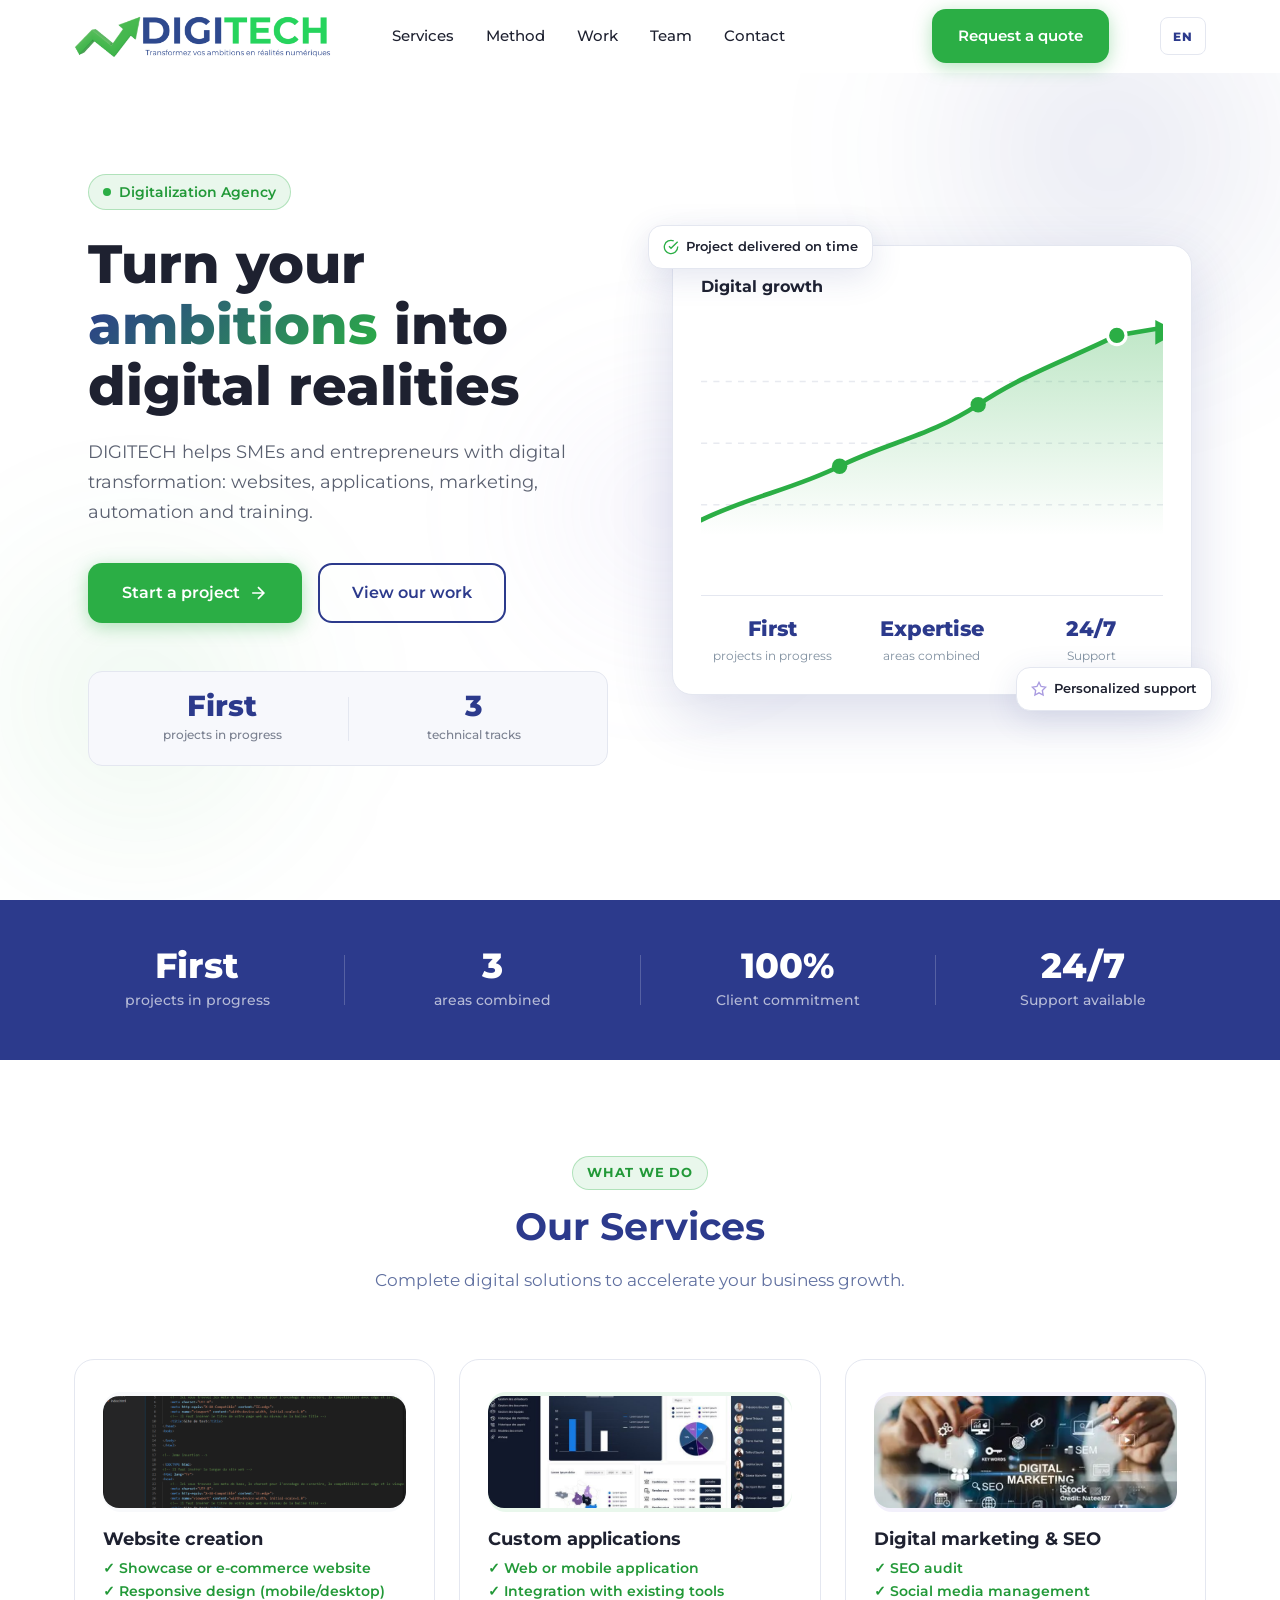
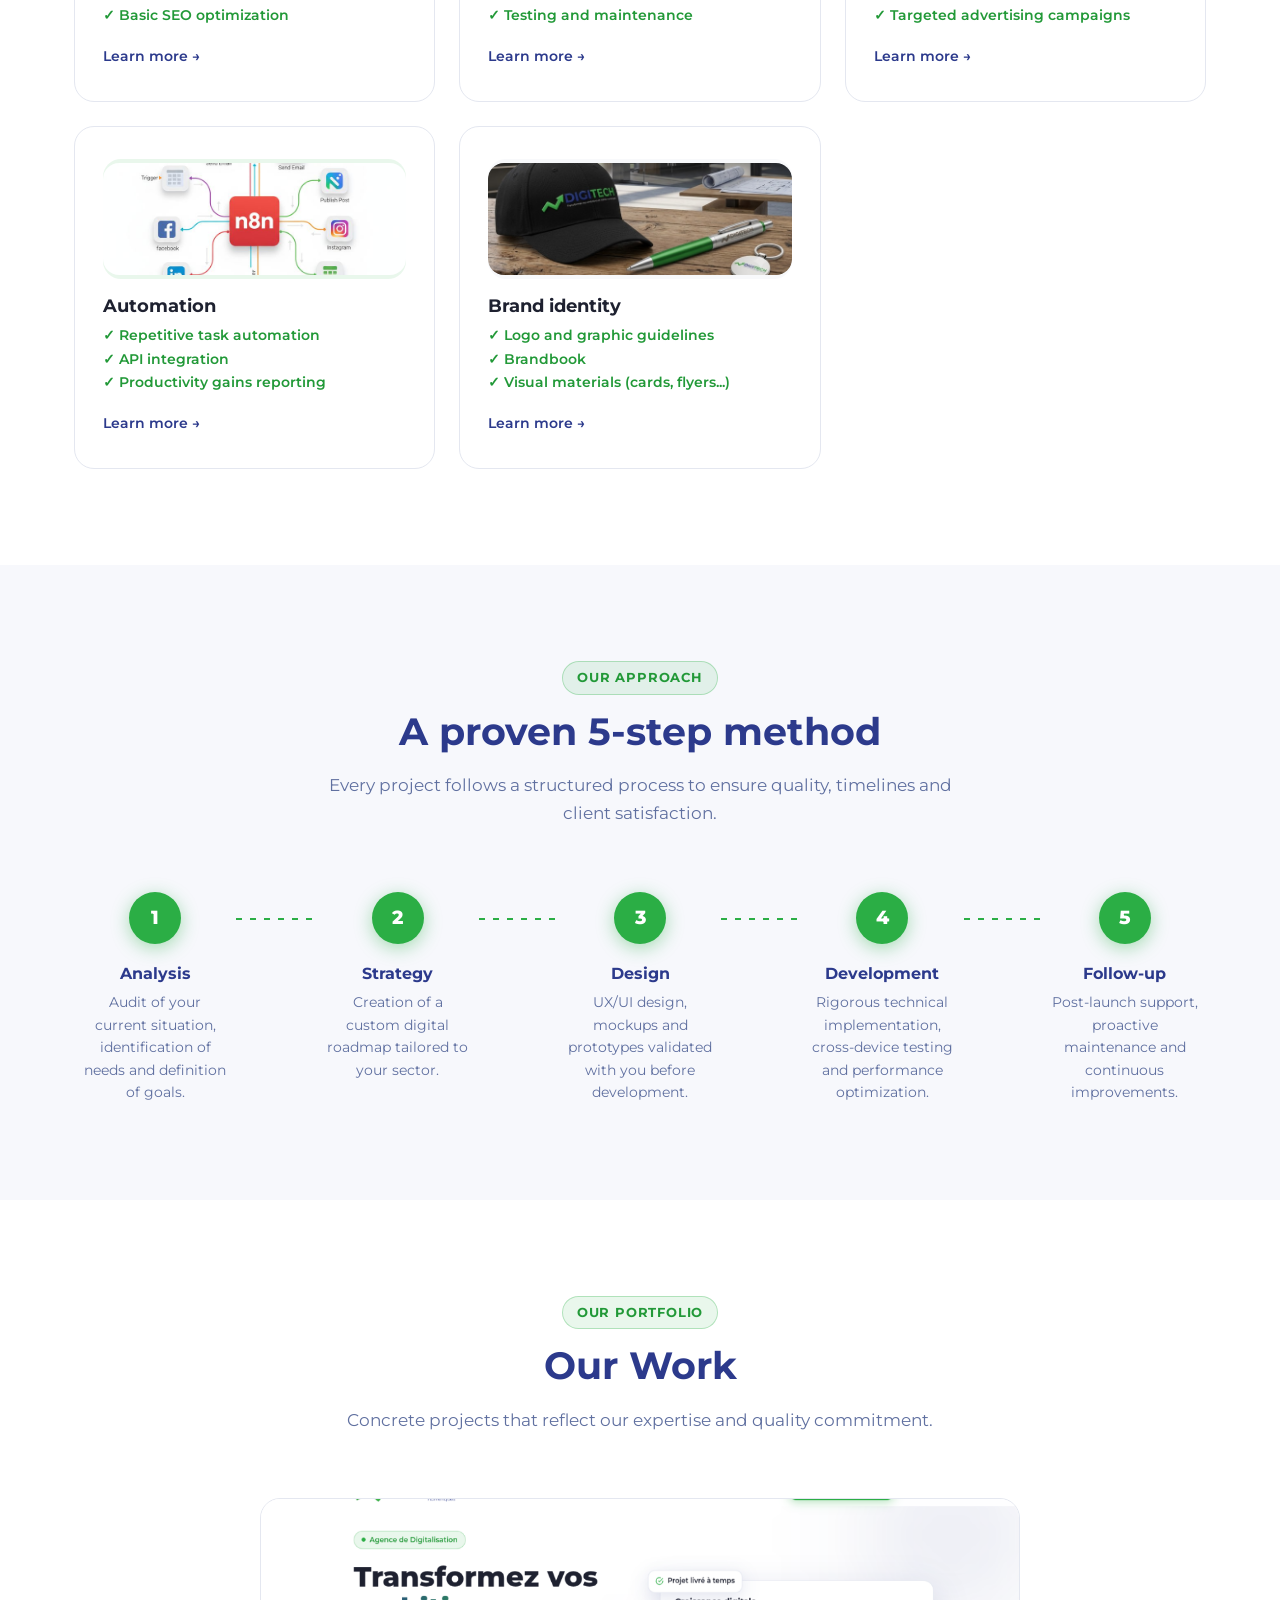
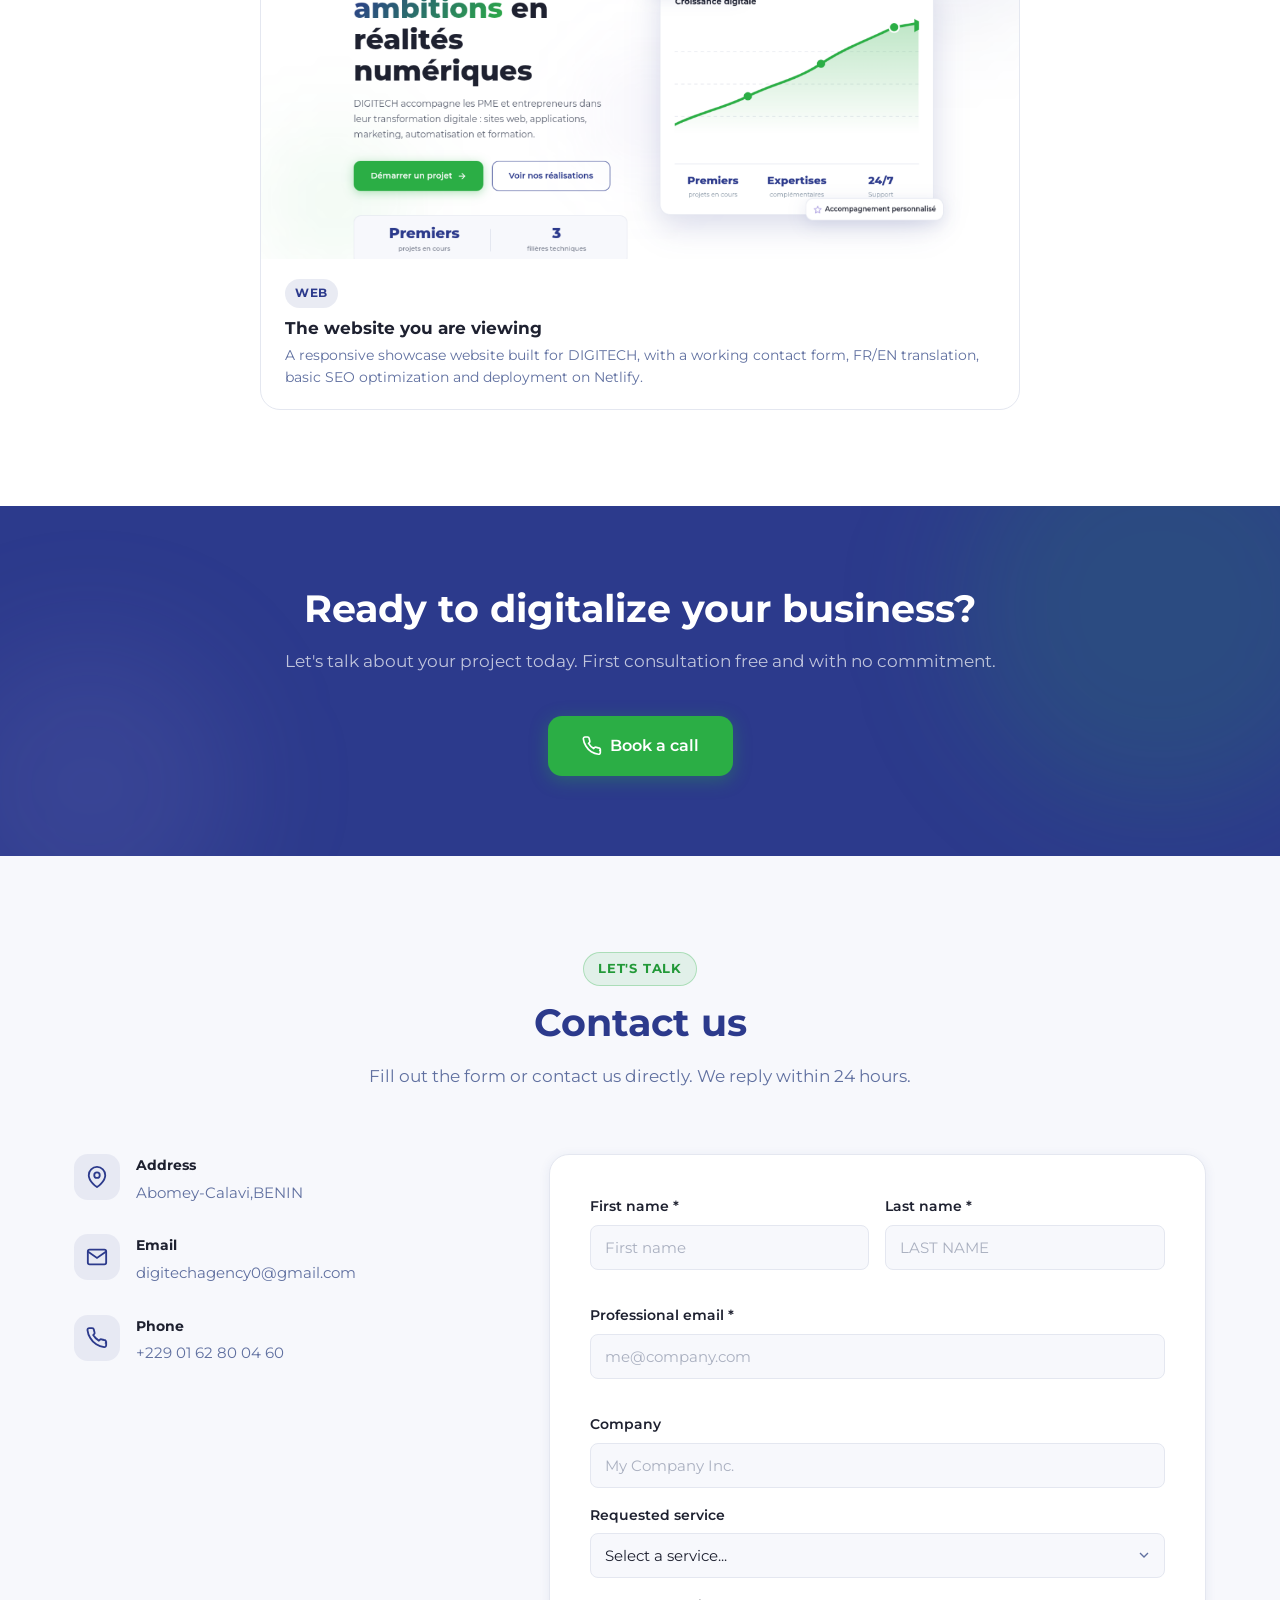
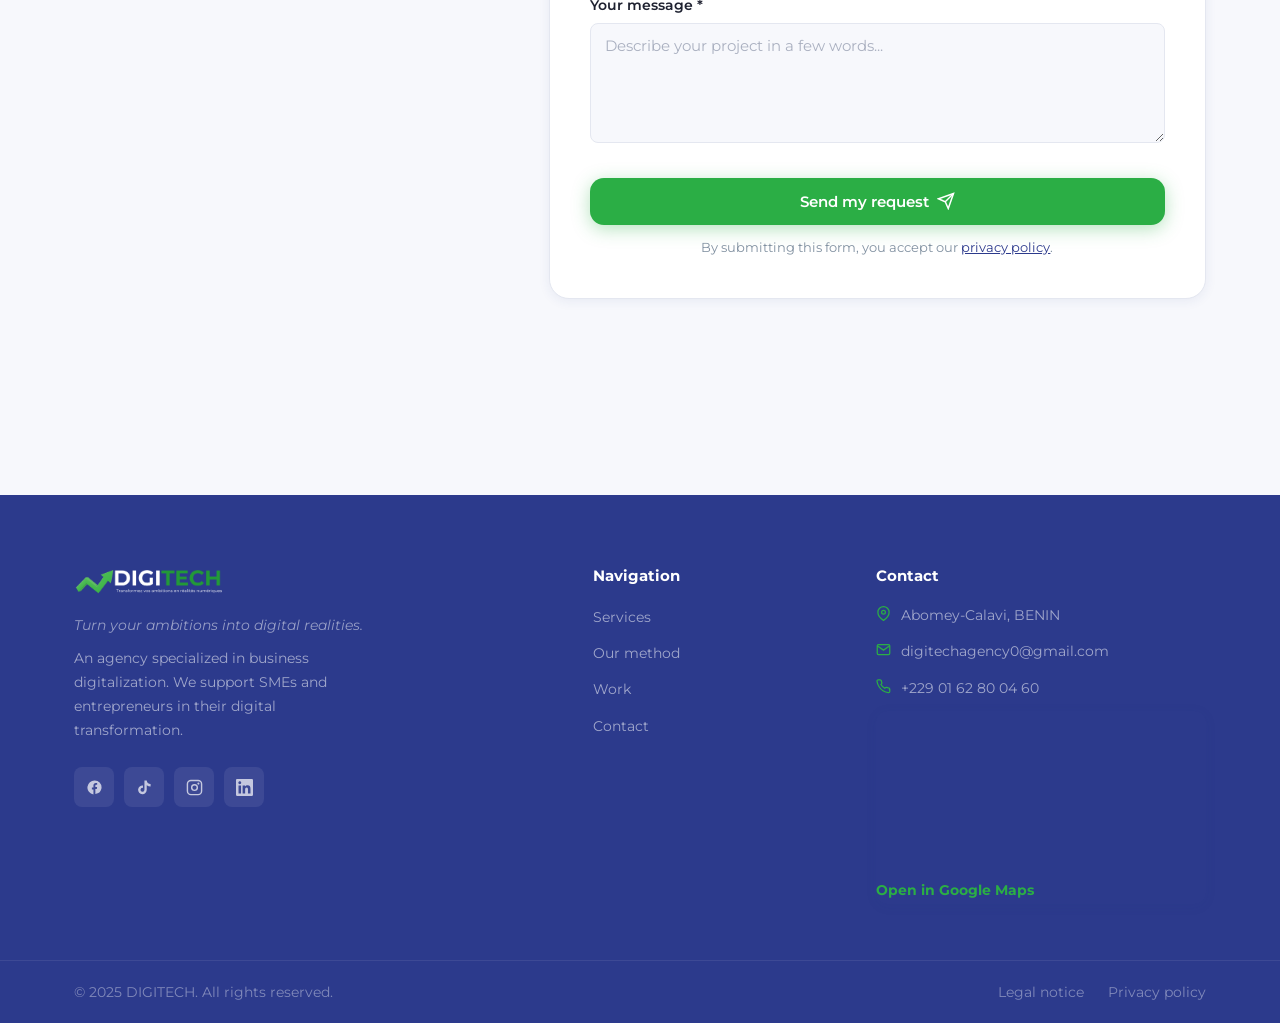
<file: index.html>
<!doctype html>
<html lang="fr">
  <head>
    <meta charset="UTF-8" />
    <meta name="viewport" content="width=device-width, initial-scale=1.0" />
    <meta
      property="og:title"
      content="DIGITECH – Transformez vos ambitions en réalités numériques"
    />
    <meta
      property="og:description"
      content="DIGITECH, agence spécialisée dans la digitalisation des entreprises."
    />
    <meta
      property="og:image"
      content="https://digitechagence.netlify.app/images/logo-header.png"
    />
    <meta property="og:url" content="https://digitechagence.netlify.app/" />
    <meta property="og:type" content="website" />
    <title>DIGITECH – Transformez vos ambitions en réalités numériques</title>
    <meta
      name="description"
      content="DIGITECH, agence spécialisée dans la digitalisation des entreprises."
    />
    <link rel="canonical" href="https://digitechagence.netlify.app/" />
    <link rel="preconnect" href="https://fonts.googleapis.com" />
    <link rel="preconnect" href="https://fonts.gstatic.com" crossorigin />
    <link
      href="https://fonts.googleapis.com/css2?family=Montserrat:wght@300;400;500;600;700;800&display=swap"
      rel="stylesheet"
    />
    <link rel="icon" href="images/logo-header.png" type="image/png" />
    <link rel="stylesheet" href="styles.css" />
  </head>
  <body>
    <!-- HEADER -->
    <header id="header" class="header" role="banner">
      <div class="container header__inner">
        <a href="#home" class="header__logo" aria-label="DIGITECH – Accueil">
          <img src="images/logo-header.png" alt="Logo DIGITECH" />
        </a>
        <nav class="header__nav" aria-label="Navigation principale">
          <ul class="nav__list" role="list">
            <li><a href="#services" class="nav__link">Services</a></li>
            <li><a href="#methode" class="nav__link">Méthode</a></li>
            <li><a href="#realisations" class="nav__link">Réalisations</a></li>
            <li><a href="equipe.html" class="nav__link">Équipe</a></li>
            <li><a href="#contact" class="nav__link">Contact</a></li>
          </ul>
        </nav>
        <a href="#contact" class="btn btn--green header__cta" id="header-cta"
          >Demander un devis</a
        >
        <button class="lang-toggle" type="button" data-lang-toggle>FR</button>
        <button
          class="hamburger"
          id="hamburger"
          aria-label="Menu"
          aria-expanded="false"
        >
          <span></span><span></span><span></span>
        </button>
      </div>
      <div class="mobile-menu" id="mobile-menu">
        <ul>
          <li><a href="#services" class="nav__link">Services</a></li>
          <li><a href="#methode" class="nav__link">Méthode</a></li>
          <li><a href="#realisations" class="nav__link">Réalisations</a></li>
          <li><a href="equipe.html" class="nav__link">Équipe</a></li>
          <li><a href="#contact" class="nav__link">Contact</a></li>
          <li>
            <a href="#contact" class="btn btn--green mobile-menu__cta"
              >Demander un devis</a
            >
          </li>
          <li>
            <button class="lang-toggle" type="button" data-lang-toggle>
              FR
            </button>
          </li>
        </ul>
      </div>
    </header>

    <main>
      <!-- ======================================================
         HERO
    ====================================================== -->
      <section class="hero" id="home">
        <div class="hero__bg" aria-hidden="true">
          <div class="blob blob--1"></div>
          <div class="blob blob--2"></div>
          <div class="blob blob--3"></div>
        </div>
        <div class="container hero__inner">
          <div class="hero__content fade-in">
            <div class="hero__badge">
              <span class="badge-dot"></span>
              Agence de Digitalisation
            </div>
            <h1 class="hero__title">
              Transformez vos<br />
              <span class="hero__title--accent">ambitions</span> en<br />
              réalités numériques
            </h1>
            <p class="hero__subtitle">
              DIGITECH accompagne les PME et entrepreneurs dans leur
              transformation digitale : sites web, applications, marketing,
              automatisation et formation.
            </p>
            <div class="hero__actions">
              <a
                href="#contact"
                class="btn btn--green btn--lg"
                id="hero-cta-primary"
              >
                <span>Démarrer un projet</span>
                <svg
                  width="20"
                  height="20"
                  viewBox="0 0 24 24"
                  fill="none"
                  stroke="currentColor"
                  stroke-width="2"
                  aria-hidden="true"
                >
                  <path d="M5 12h14M12 5l7 7-7 7" />
                </svg>
              </a>
              <a href="#realisations" class="btn btn--outline-navy btn--lg"
                >Voir nos réalisations</a
              >
            </div>
            <div class="hero__stats">
              <div class="hero__stat">
                <span class="stat__number">Premiers</span>
                <span class="stat__label">projets en cours</span>
              </div>
              <div class="hero__stat-divider"></div>
              <div class="hero__stat">
                <span class="stat__number">3</span>
                <span class="stat__label">filières techniques</span>
              </div>
            </div>
          </div>

          <div class="hero__visual fade-in fade-in--delayed">
            <div class="growth-card">
              <div class="growth-card__header">
                <span class="growth-card__title">Croissance digitale</span>
              </div>
              <div class="growth-card__chart">
                <svg viewBox="0 0 300 160" xmlns="http://www.w3.org/2000/svg">
                  <line
                    x1="0"
                    y1="40"
                    x2="300"
                    y2="40"
                    stroke="#E8EAF0"
                    stroke-width="1"
                    stroke-dasharray="4,4"
                  />
                  <line
                    x1="0"
                    y1="80"
                    x2="300"
                    y2="80"
                    stroke="#E8EAF0"
                    stroke-width="1"
                    stroke-dasharray="4,4"
                  />
                  <line
                    x1="0"
                    y1="120"
                    x2="300"
                    y2="120"
                    stroke="#E8EAF0"
                    stroke-width="1"
                    stroke-dasharray="4,4"
                  />
                  <path
                    d="M0,140 L0,130 C30,115 60,110 90,95 C120,80 150,75 180,55 C210,35 240,25 270,10 L300,5 L300,140 Z"
                    fill="url(#cg1)"
                    opacity="0.3"
                  />
                  <path
                    d="M0,130 C30,115 60,110 90,95 C120,80 150,75 180,55 C210,35 240,25 270,10 L300,5"
                    fill="none"
                    stroke="#2BAE45"
                    stroke-width="3"
                    stroke-linecap="round"
                    class="chart-line"
                  />
                  <polygon points="295,0 310,8 295,16" fill="#2BAE45" />
                  <circle cx="90" cy="95" r="5" fill="#2BAE45" />
                  <circle cx="180" cy="55" r="5" fill="#2BAE45" />
                  <circle
                    cx="270"
                    cy="10"
                    r="6"
                    fill="#2BAE45"
                    stroke="white"
                    stroke-width="2"
                  />
                  <defs>
                    <linearGradient id="cg1" x1="0" y1="0" x2="0" y2="1">
                      <stop offset="0%" stop-color="#2BAE45" />
                      <stop
                        offset="100%"
                        stop-color="#2BAE45"
                        stop-opacity="0"
                      />
                    </linearGradient>
                  </defs>
                </svg>
              </div>
              <div class="growth-card__footer">
                <div class="growth-metric">
                  <span class="growth-metric__val">Premiers</span
                  ><span class="growth-metric__lab">projets en cours</span>
                </div>
                <div class="growth-metric">
                  <span class="growth-metric__val">Expertises</span
                  ><span class="growth-metric__lab">complémentaires</span>
                </div>
                <div class="growth-metric">
                  <span class="growth-metric__val">24/7</span
                  ><span class="growth-metric__lab">Support</span>
                </div>
              </div>
            </div>
            <div class="float-badge float-badge--1">
              <svg
                width="16"
                height="16"
                viewBox="0 0 24 24"
                fill="none"
                stroke="#2BAE45"
                stroke-width="2"
              >
                <path d="M22 11.08V12a10 10 0 1 1-5.93-9.14" />
                <polyline points="22 4 12 14.01 9 11.01" />
              </svg>
              Projet livré à temps
            </div>
            <div class="float-badge float-badge--2">
              <svg
                width="16"
                height="16"
                viewBox="0 0 24 24"
                fill="none"
                stroke="#A99BE0"
                stroke-width="2"
              >
                <polygon
                  points="12 2 15.09 8.26 22 9.27 17 14.14 18.18 21.02 12 17.77 5.82 21.02 7 14.14 2 9.27 8.91 8.26 12 2"
                />
              </svg>
              Accompagnement personnalisé
            </div>
          </div>
        </div>
      </section>

      <!-- TRUST BANNER -->
      <section class="trust-banner" aria-label="Chiffres clés">
        <div class="container trust-banner__inner">
          <div class="trust-stat fade-in">
            <span class="trust-stat__number">Premiers</span
            ><span class="trust-stat__label">projets en cours</span>
          </div>
          <div class="trust-divider"></div>
          <div class="trust-stat fade-in">
            <span class="trust-stat__number">3</span
            ><span class="trust-stat__label">expertises complémentaires</span>
          </div>
          <div class="trust-divider"></div>
          <div class="trust-stat fade-in">
            <span class="trust-stat__number">100%</span
            ><span class="trust-stat__label">Engagement client</span>
          </div>
          <div class="trust-divider"></div>
          <div class="trust-stat fade-in">
            <span class="trust-stat__number">24/7</span
            ><span class="trust-stat__label">Support disponible</span>
          </div>
        </div>
      </section>

      <!-- SERVICES -->
      <section class="services section" id="services">
        <div class="container">
          <div class="section__header fade-in">
            <span class="section__tag">Ce que nous faisons</span>
            <h2 class="section__title">Nos Services</h2>
            <p class="section__subtitle">
              Des solutions digitales complètes pour accélérer la croissance de
              votre entreprise.
            </p>
          </div>
          <div class="services__grid">
            <article class="service-card fade-in">
              <div class="service-card__icon">
                <img src="images/service-site-web.png" alt="" />
              </div>
              <h3 class="service-card__title">Création de sites web</h3>
              
              <ul class="service-card__deliverables">
                <li>✓ Site vitrine ou e-commerce</li>
                <li>✓ Design responsive (mobile/desktop)</li>
                <li>✓ Optimisation SEO de base</li>
              </ul>
              <a href="#contact" class="service-card__link">En savoir plus →</a>
            </article>
            <article class="service-card fade-in">
              <div class="service-card__icon service-card__icon--green">
                <img src="images/service-application.png" alt="" />
              </div>
              <h3 class="service-card__title">Applications sur mesure</h3>
              
              <ul class="service-card__deliverables">
                <li>✓ Application web ou mobile</li>
                <li>✓ Intégration à vos outils existants</li>
                <li>✓ Tests et maintenance</li>
              </ul>
              <a href="#contact" class="service-card__link">En savoir plus →</a>
            </article>
            <article class="service-card fade-in">
              <div class="service-card__icon service-card__icon--lavender">
                <img src="images/service-marketing.png" alt="" />
              </div>
              <h3 class="service-card__title">Marketing digital & SEO</h3>
             
              <ul class="service-card__deliverables">
                <li>✓ Audit SEO</li>
                <li>✓ Gestion des réseaux sociaux</li>
                <li>✓ Campagnes publicitaires ciblées</li>
              </ul>
              <a href="#contact" class="service-card__link">En savoir plus →</a>
            </article>
            <article class="service-card fade-in">
              <div class="service-card__icon service-card__icon--green">
                <img src="images/service-automatisation.png" alt="" />
              </div>
              <h3 class="service-card__title">Automatisation</h3>
              
              <ul class="service-card__deliverables">
                <li>✓ Automatisation de tâches répétitives</li>
                <li>✓ Intégration d'API</li>
                <li>✓ Reporting de gains de productivité</li>
              </ul>
              <a href="#contact" class="service-card__link">En savoir plus →</a>
            </article>
            <article class="service-card fade-in">
              <div class="service-card__icon">
                <img src="images/service-identite.png" alt="" />
              </div>
              <h3 class="service-card__title">Identité de marque</h3>
              
              <ul class="service-card__deliverables">
                <li>✓ Logo et charte graphique</li>
                <li>✓ Brandbook</li>
                <li>✓ Supports visuels (cartes, flyers...)</li>
              </ul>
              <a href="#contact" class="service-card__link">En savoir plus →</a>
            </article>
          </div>
        </div>
      </section>

      <!-- MÉTHODE -->
      <section class="section section--light" id="methode">
        <div class="container">
          <div class="section__header fade-in">
            <span class="section__tag">Notre approche</span>
            <h2 class="section__title">Une méthode éprouvée en 5 étapes</h2>
            <p class="section__subtitle">
              Chaque projet suit un processus structuré pour garantir qualité,
              délais et satisfaction client.
            </p>
          </div>
          <div class="process__timeline fade-in">
            <div class="process__step">
              <div class="process__dot">1</div>
              <div class="process__content">
                <h3 class="process__title">Analyse</h3>
                <p class="process__desc">
                  Audit de votre situation actuelle, identification des besoins
                  et définition des objectifs.
                </p>
              </div>
            </div>
            <div class="process__connector"></div>
            <div class="process__step">
              <div class="process__dot">2</div>
              <div class="process__content">
                <h3 class="process__title">Stratégie</h3>
                <p class="process__desc">
                  Élaboration d'une feuille de route digitale sur mesure adaptée
                  à votre secteur.
                </p>
              </div>
            </div>
            <div class="process__connector"></div>
            <div class="process__step">
              <div class="process__dot">3</div>
              <div class="process__content">
                <h3 class="process__title">Conception</h3>
                <p class="process__desc">
                  Design UX/UI, maquettes et prototypes validés avec vous avant
                  le développement.
                </p>
              </div>
            </div>
            <div class="process__connector"></div>
            <div class="process__step">
              <div class="process__dot">4</div>
              <div class="process__content">
                <h3 class="process__title">Développement</h3>
                <p class="process__desc">
                  Intégration technique rigoureuse, tests multi-appareils et
                  optimisation des performances.
                </p>
              </div>
            </div>
            <div class="process__connector"></div>
            <div class="process__step">
              <div class="process__dot">5</div>
              <div class="process__content">
                <h3 class="process__title">Suivi</h3>
                <p class="process__desc">
                  Accompagnement post-lancement, maintenance proactive et
                  évolutions continues.
                </p>
              </div>
            </div>
          </div>
        </div>
      </section>

      <!-- RÉALISATIONS -->
      <section class="section" id="realisations">
        <div class="container">
          <div class="section__header fade-in">
            <span class="section__tag">Notre portfolio</span>
            <h2 class="section__title">Nos Réalisations</h2>
            <p class="section__subtitle">
              Des projets concrets qui reflètent notre expertise et notre
              engagement qualité.
            </p>
          </div>
          <div class="portfolio__grid portfolio__grid--featured">
            <article class="portfolio-card fade-in">
              <a
                href="https://digitechagence.netlify.app/"
                class="portfolio-card__link"
                target="_blank"
                rel="noopener noreferrer"
              >
                <div class="portfolio-card__visual portfolio-card__visual--1">
                  <img
                    src="images/capture-digitech.png"
                    alt="Capture d'écran de la page d'accueil DIGITECH"
                  />
                </div>
                <div class="portfolio-card__info">
                  <span class="portfolio-card__tag">Web</span>
                  <h3 class="portfolio-card__title">
                    Le site que vous consultez
                  </h3>
                  <p class="portfolio-card__desc">
                    Site vitrine responsive réalisé pour DIGITECH, avec
                    formulaire de contact fonctionnel, traduction FR/EN,
                    optimisation SEO de base et déploiement sur Netlify.
                  </p>
                </div>
              </a>
            </article>
          </div>
        </div>
      </section>

      <!-- CTA FINAL -->
      <section class="cta-section">
        <div class="cta-blob cta-blob--1" aria-hidden="true"></div>
        <div class="cta-blob cta-blob--2" aria-hidden="true"></div>
        <div class="container cta-section__inner fade-in">
          <h2 class="cta-section__title">
            Prêt à digitaliser votre entreprise ?
          </h2>
          <p class="cta-section__subtitle">
            Parlons de votre projet dès aujourd'hui. Premier échange gratuit et
            sans engagement.
          </p>
          <a
            href="#contact"
            class="btn btn--green btn--lg btn--pulse"
            id="cta-final"
          >
            <svg
              width="20"
              height="20"
              viewBox="0 0 24 24"
              fill="none"
              stroke="currentColor"
              stroke-width="2"
            >
              <path
                d="M22 16.92v3a2 2 0 0 1-2.18 2 19.79 19.79 0 0 1-8.63-3.07A19.5 19.5 0 0 1 4.69 12 19.79 19.79 0 0 1 1.61 3.4 2 2 0 0 1 3.6 1.22h3a2 2 0 0 1 2 1.72c.127.96.361 1.903.7 2.81a2 2 0 0 1-.45 2.11L7.91 8.8a16 16 0 0 0 6.09 6.09l.95-.95a2 2 0 0 1 2.11-.45c.907.339 1.85.573 2.81.7A2 2 0 0 1 21.72 16.92z"
              />
            </svg>
            Prenons rendez-vous
          </a>
        </div>
      </section>

      <!-- CONTACT -->
      <section class="section section--light" id="contact">
        <div class="container">
          <div class="section__header fade-in">
            <span class="section__tag">Parlons-en</span>
            <h2 class="section__title">Contactez-nous</h2>
            <p class="section__subtitle">
              Remplissez le formulaire ou contactez-nous directement. Nous
              répondons sous 24h.
            </p>
          </div>
          <div class="contact__inner">
            <div class="contact__info fade-in">
              <div class="contact-info-item">
                <div class="contact-info-item__icon">
                  <svg
                    width="22"
                    height="22"
                    viewBox="0 0 24 24"
                    fill="none"
                    stroke="currentColor"
                    stroke-width="2"
                  >
                    <path d="M21 10c0 7-9 13-9 13s-9-6-9-13a9 9 0 0 1 18 0z" />
                    <circle cx="12" cy="10" r="3" />
                  </svg>
                </div>
                <div>
                  <strong>Adresse</strong>
                  <span>Abomey-Calavi,BENIN</span>
                </div>
              </div>
              <div class="contact-info-item">
                <div class="contact-info-item__icon">
                  <svg
                    width="22"
                    height="22"
                    viewBox="0 0 24 24"
                    fill="none"
                    stroke="currentColor"
                    stroke-width="2"
                  >
                    <path
                      d="M4 4h16c1.1 0 2 .9 2 2v12c0 1.1-.9 2-2 2H4c-1.1 0-2-.9-2-2V6c0-1.1.9-2 2-2z"
                    />
                    <polyline points="22,6 12,13 2,6" />
                  </svg>
                </div>
                <div>
                  <strong>Email</strong>
                  <span
                    ><a href="mailto:digitechagency0@gmail.com"
                      >digitechagency0@gmail.com</a
                    ></span
                  >
                </div>
              </div>
              <div class="contact-info-item">
                <div class="contact-info-item__icon">
                  <svg
                    width="22"
                    height="22"
                    viewBox="0 0 24 24"
                    fill="none"
                    stroke="currentColor"
                    stroke-width="2"
                  >
                    <path
                      d="M22 16.92v3a2 2 0 0 1-2.18 2 19.79 19.79 0 0 1-8.63-3.07A19.5 19.5 0 0 1 4.69 12 19.79 19.79 0 0 1 1.61 3.4 2 2 0 0 1 3.6 1.22h3a2 2 0 0 1 2 1.72c.127.96.361 1.903.7 2.81a2 2 0 0 1-.45 2.11L7.91 8.8a16 16 0 0 0 6.09 6.09l.95-.95a2 2 0 0 1 2.11-.45c.907.339 1.85.573 2.81.7A2 2 0 0 1 21.72 16.92z"
                    />
                  </svg>
                </div>
                <div>
                  <strong>Téléphone</strong>
                  <span
                    ><a href="tel:+2290162800460">+229 01 62 80 04 60</a></span
                  >
                </div>
              </div>
            </div>
            <form
              class="contact__form fade-in"
              id="contact-form"
              action="https://formspree.io/f/mwvdjwwq"
              method="POST"
              novalidate
            >
              <input
                type="hidden"
                name="_subject"
                value="Nouveau message - Site DIGITECH"
              />
              <div class="form-row">
                <div class="form-group">
                  <label for="firstName">Prénom *</label>
                  <input
                    type="text"
                    id="firstName"
                    name="prenom"
                    required
                    placeholder="Prénoms"
                  />
                  <span class="form-error"></span>
                </div>
                <div class="form-group">
                  <label for="lastName">Nom *</label>
                  <input
                    type="text"
                    id="lastName"
                    name="nom"
                    required
                    placeholder="NOM"
                  />
                  <span class="form-error"></span>
                </div>
              </div>
              <div class="form-group">
                <label for="email">Email professionnel *</label>
                <input
                  type="email"
                  id="email"
                  name="_replyto"
                  required
                  placeholder="mon@entreprise.com"
                />
                <span class="form-error"></span>
              </div>
              <div class="form-group">
                <label for="company">Entreprise</label>
                <input
                  type="text"
                  id="company"
                  name="company"
                  placeholder="Mon Entreprise SAS"
                />
              </div>
              <div class="form-group">
                <label for="service">Service souhaité</label>
                <select id="service" name="service">
                  <option value="">Sélectionner un service…</option>
                  <option value="web">Création de site web</option>
                  <option value="app">Application sur mesure</option>
                  <option value="marketing">Marketing digital & SEO</option>
                  <option value="automation">Automatisation</option>
                  <option value="branding">Identité de marque</option>
                  <option value="formation">Formation</option>
                </select>
              </div>
              <div class="form-group">
                <label for="message">Votre message *</label>
                <textarea
                  id="message"
                  name="message"
                  required
                  rows="4"
                  placeholder="Décrivez votre projet en quelques mots…"
                ></textarea>
                <span class="form-error"></span>
              </div>
              <button
                type="submit"
                class="btn btn--green btn--full"
                id="form-submit"
              >
                <span id="btn-text">Envoyer ma demande</span>
                <svg
                  width="18"
                  height="18"
                  viewBox="0 0 24 24"
                  fill="none"
                  stroke="currentColor"
                  stroke-width="2"
                >
                  <line x1="22" y1="2" x2="11" y2="13" />
                  <polygon points="22 2 15 22 11 13 2 9 22 2" />
                </svg>
              </button>
              <p class="form-consent">
                En soumettant ce formulaire, vous acceptez notre
                <a href="politique-confidentialite.html"
                  >politique de confidentialité</a
                >.
              </p>
            </form>
            <p id="form-status" aria-live="polite"></p>
          </div>
        </div>
      </section>
    </main>

    <!-- FOOTER -->
    <footer class="footer">
      <div class="container footer__inner">
        <div class="footer__brand">
          <a href="#home" class="footer__logo">
            <img src="images/logo-footer.png" alt="Logo DIGITECH"
          /></a>
          <p class="footer__tagline">
            Transformez vos ambitions en réalités numériques.
          </p>
          <p class="footer__desc">
            Agence spécialisée dans la digitalisation des entreprises. Nous
            accompagnons PME et entrepreneurs dans leur transformation
            numérique.
          </p>
          <div class="footer__socials">
            <a
              href="https://web.facebook.com/people/DigiTech-Agence/61591782810848/"
              class="social-btn"
              aria-label="Facebook"
              target="_blank"
              rel="noopener noreferrer"
            >
              <svg
                width="17"
                height="17"
                viewBox="0 0 24 24"
                fill="currentColor"
                aria-hidden="true"
              >
                <path
                  d="M22 12a10 10 0 1 0-11.5 9.9v-7h-2.2v-2.9h2.2V9.3c0-2.2 1.3-3.5 3.3-3.5.96 0 1.97.17 1.97.17v2.2h-1.12c-1.1 0-1.44.68-1.44 1.38v1.65h2.48l-.4 2.9h-2.08v7A10 10 0 0 0 22 12z"
                />
              </svg>
            </a>
            <a
              href="https://www.tiktok.com/@digitechagence"
              class="social-btn"
              aria-label="TikTok"
              target="_blank"
              rel="noopener noreferrer"
            >
              <svg
                width="17"
                height="17"
                viewBox="0 0 24 24"
                fill="currentColor"
                aria-hidden="true"
              >
                <path
                  d="M16.6 5.82a6.28 6.28 0 0 1-1.45-3.62h-3.24v13.01a2.75 2.75 0 1 1-2.05-2.66V9.25a6.08 6.08 0 1 0 5.29 6.02V8.7a9.49 9.49 0 0 0 5.45 1.74V7.2a6.29 6.29 0 0 1-4-1.38z"
                />
              </svg>
            </a>
            <a
              href="https://www.instagram.com/agencedigitech/"
              class="social-btn"
              aria-label="Instagram"
              target="_blank"
              rel="noopener noreferrer"
            >
              <svg
                width="17"
                height="17"
                viewBox="0 0 24 24"
                fill="none"
                stroke="currentColor"
                stroke-width="2"
              >
                <rect x="2" y="2" width="20" height="20" rx="5" />
                <circle cx="12" cy="12" r="4" />
                <circle
                  cx="17.5"
                  cy="6.5"
                  r="1.5"
                  fill="currentColor"
                  stroke="none"
                />
              </svg>
            </a>
            <a
              href="https://www.linkedin.com/company/digitech-agence"
              class="social-btn"
              aria-label="LinkedIn"
              target="_blank"
              rel="noopener noreferrer"
            >
              <svg
                width="17"
                height="17"
                viewBox="0 0 24 24"
                fill="currentColor"
                aria-hidden="true"
              >
                <path
                  d="M20.447 20.452h-3.554v-5.569c0-1.328-.027-3.037-1.852-3.037-1.853 0-2.136 1.445-2.136 2.939v5.667H9.351V9h3.414v1.561h.046c.477-.9 1.637-1.85 3.37-1.85 3.601 0 4.267 2.37 4.267 5.455v6.286zM5.337 7.433c-1.144 0-2.063-.926-2.063-2.065 0-1.138.92-2.063 2.063-2.063 1.14 0 2.064.925 2.064 2.063 0 1.139-.925 2.065-2.064 2.065zm1.782 13.019H3.555V9h3.564v11.452zM22.225 0H1.771C.792 0 0 .774 0 1.729v20.542C0 23.227.792 24 1.771 24h20.451C23.2 24 24 23.227 24 22.271V1.729C24 .774 23.2 0 22.222 0h.003z"
                />
              </svg>
            </a>
          </div>
        </div>
        <div class="footer__nav-col">
          <h3 class="footer__nav-title">Navigation</h3>
          <ul>
            <li><a href="#services">Services</a></li>
            <li><a href="#methode">Notre méthode</a></li>
            <li><a href="#realisations">Réalisations</a></li>
            <li><a href="#contact">Contact</a></li>
          </ul>
        </div>
        <div class="footer__nav-col">
          <h3 class="footer__nav-title">Contact</h3>
          <ul class="footer__contact-list">
            <li>
              <svg
                width="15"
                height="15"
                viewBox="0 0 24 24"
                fill="none"
                stroke="currentColor"
                stroke-width="2"
              >
                <path d="M21 10c0 7-9 13-9 13s-9-6-9-13a9 9 0 0 1 18 0z" />
                <circle cx="12" cy="10" r="3" />
              </svg>
              Abomey-Calavi, BENIN
            </li>
            <li>
              <svg
                width="15"
                height="15"
                viewBox="0 0 24 24"
                fill="none"
                stroke="currentColor"
                stroke-width="2"
              >
                <path
                  d="M4 4h16c1.1 0 2 .9 2 2v12c0 1.1-.9 2-2 2H4c-1.1 0-2-.9-2-2V6c0-1.1.9-2 2-2z"
                />
                <polyline points="22,6 12,13 2,6" />
              </svg>
              <a href="mailto:digitechagency0@gmail.com"
                >digitechagency0@gmail.com</a
              >
            </li>
            <li>
              <svg
                width="15"
                height="15"
                viewBox="0 0 24 24"
                fill="none"
                stroke="currentColor"
                stroke-width="2"
              >
                <path
                  d="M22 16.92v3a2 2 0 0 1-2.18 2 19.79 19.79 0 0 1-8.63-3.07A19.5 19.5 0 0 1 4.69 12 19.79 19.79 0 0 1 1.61 3.4 2 2 0 0 1 3.6 1.22h3a2 2 0 0 1 2 1.72c.127.96.361 1.903.7 2.81a2 2 0 0 1-.45 2.11L7.91 8.8a16 16 0 0 0 6.09 6.09l.95-.95a2 2 0 0 1 2.11-.45c.907.339 1.85.573 2.81.7A2 2 0 0 1 21.72 16.92z"
                />
              </svg>
              <a href="tel:+2290162800460">+229 01 62 80 04 60</a>
            </li>
          </ul>
          <div class="footer__map">
            <iframe
              src="https://www.google.com/maps?q=6.4877087,2.3570847&z=17&output=embed"
              title="Carte DIGITECH"
              loading="lazy"
              referrerpolicy="no-referrer-when-downgrade"
            ></iframe>
            <a
              class="map-link"
              href="https://www.google.com/maps/search/?api=1&query=6.4877087,2.3570847"
              target="_blank"
              rel="noopener noreferrer"
              >Ouvrir sur Google Maps</a
            >
          </div>
        </div>
      </div>
      <div class="footer__bottom">
        <div class="container footer__bottom-inner">
          <p>© 2025 DIGITECH. Tous droits réservés.</p>
          <div class="footer__legal">
            <a href="mentions-legales.html">Mentions légales</a>
            <a href="politique-confidentialite.html"
              >Politique de confidentialité</a
            >
          </div>
        </div>
      </div>
    </footer>

    <a
      href="#home"
      class="back-to-top"
      id="back-to-top"
      aria-label="Retour en haut"
    >
      <svg
        width="20"
        height="20"
        viewBox="0 0 24 24"
        fill="none"
        stroke="currentColor"
        stroke-width="2.5"
      >
        <polyline points="18 15 12 9 6 15" />
      </svg>
    </a>

    <script src="i18n.js" defer></script>
    <script src="main.js" defer></script>
  </body>
</html>
</file>
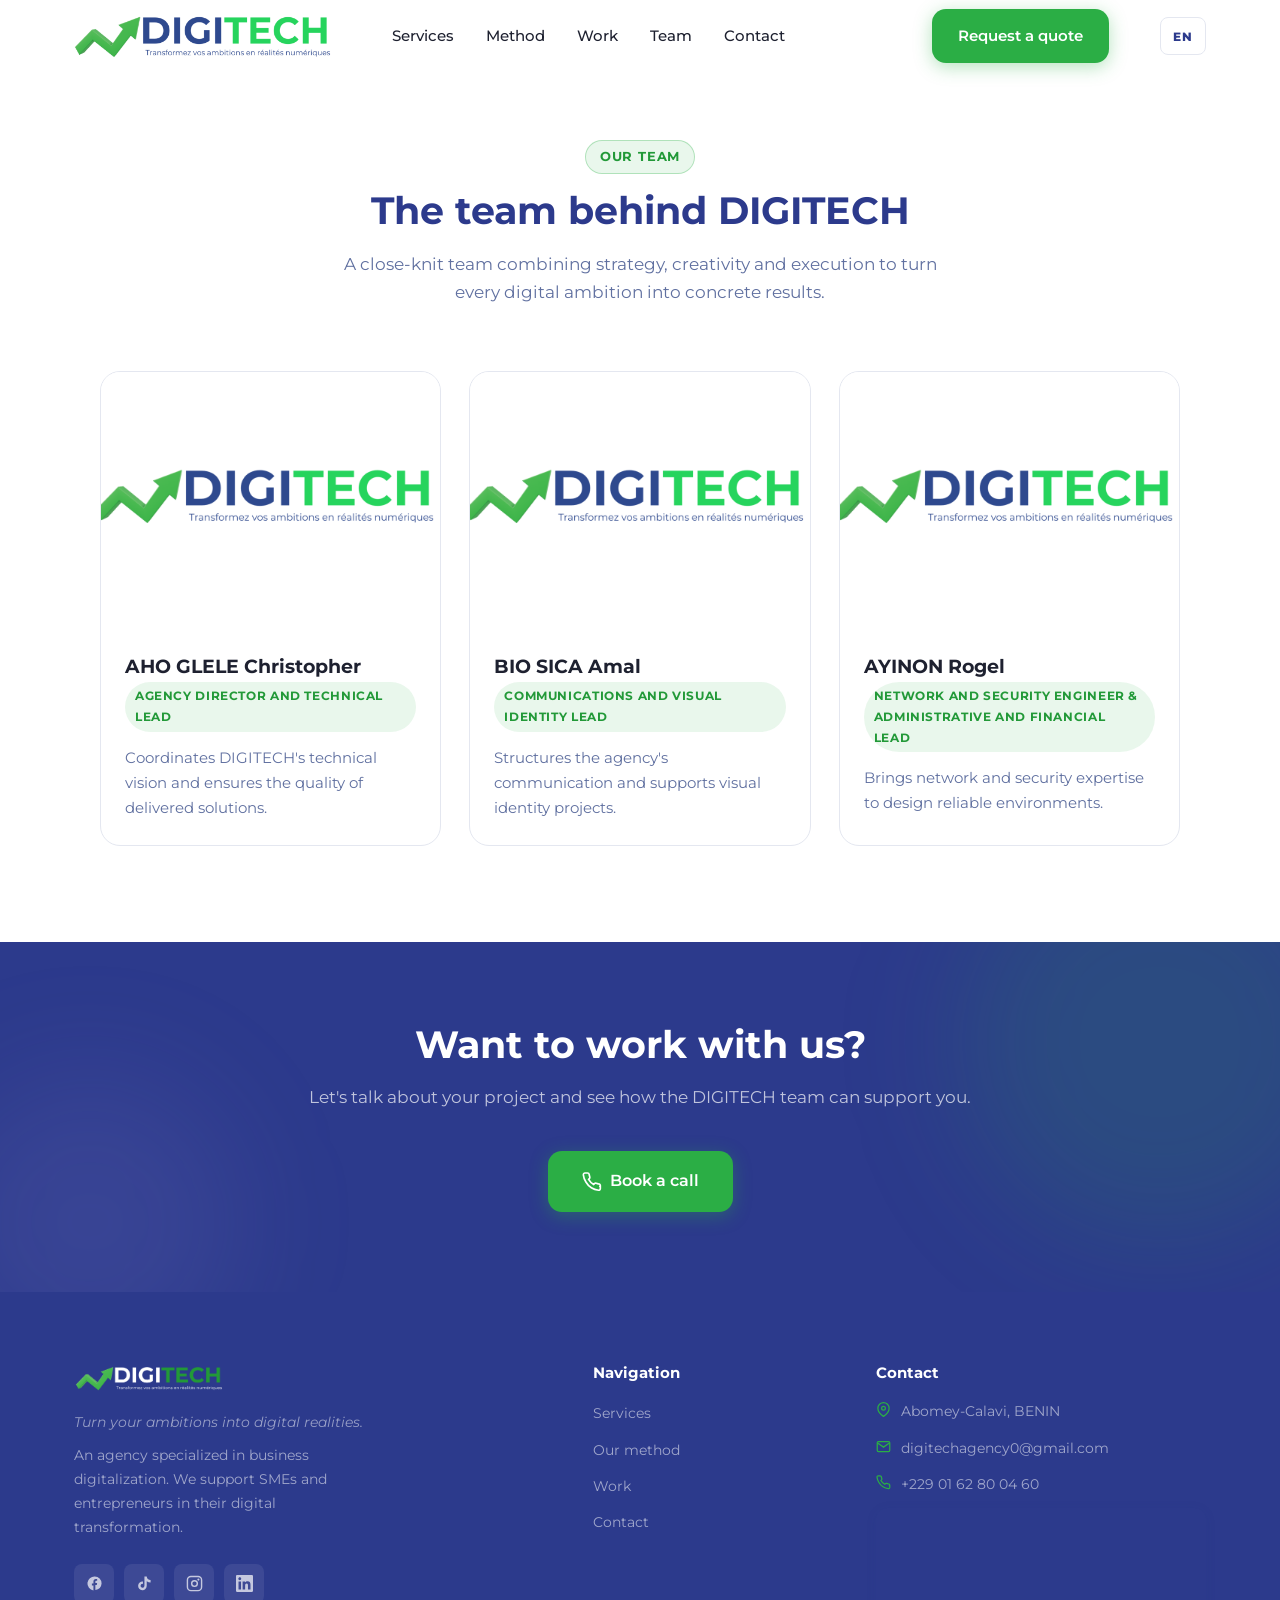
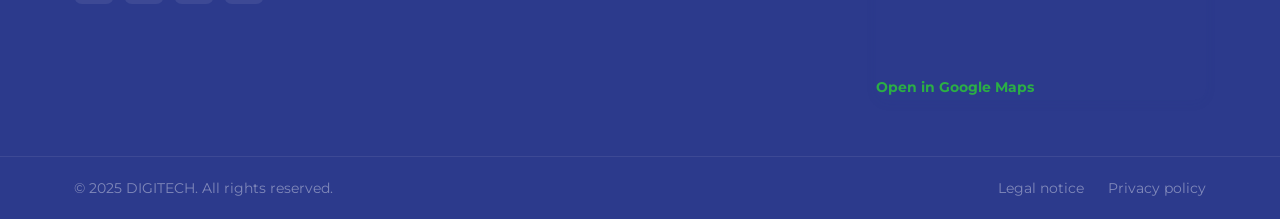
<file: equipe.html>
<!doctype html>
<html lang="fr">
  <head>
    <meta charset="UTF-8" />
    <meta name="viewport" content="width=device-width, initial-scale=1.0" />
    <meta
      property="og:title"
      content="DIGITECH – Transformez vos ambitions en réalités numériques"
    />
    <meta
      property="og:description"
      content="DIGITECH, agence spécialisée dans la digitalisation des entreprises."
    />
    <meta
      property="og:image"
      content="https://digitechagence.netlify.app/images/logo-header.png"
    />
    <meta property="og:url" content="https://digitechagence.netlify.app/" />
    <meta property="og:type" content="website" />
    <title>DIGITECH – Transformez vos ambitions en réalités numériques</title>
    <meta
      name="description"
      content="DIGITECH, agence spécialisée dans la digitalisation des entreprises."
    />
    <link rel="canonical" href="https://digitechagence.netlify.app/" />
    <link rel="preconnect" href="https://fonts.googleapis.com" />
    <link rel="preconnect" href="https://fonts.gstatic.com" crossorigin />
    <link
      href="https://fonts.googleapis.com/css2?family=Montserrat:wght@300;400;500;600;700;800&display=swap"
      rel="stylesheet"
    />
    <link rel="icon" href="images/logo-header.png" type="image/png" />
    <link rel="stylesheet" href="styles.css" />
  </head>
  <body>
    <!-- HEADER -->
    <header id="header" class="header" role="banner">
      <div class="container header__inner">
        <a
          href="index.html#home"
          class="header__logo"
          aria-label="DIGITECH – Accueil"
        >
          <img src="images/logo-header.png" alt="Logo DIGITECH" />
        </a>
        <nav class="header__nav" aria-label="Navigation principale">
          <ul class="nav__list" role="list">
            <li>
              <a href="index.html#services" class="nav__link">Services</a>
            </li>
            <li><a href="index.html#methode" class="nav__link">Méthode</a></li>
            <li>
              <a href="index.html#realisations" class="nav__link"
                >Réalisations</a
              >
            </li>
            <li>
              <a href="equipe.html" class="nav__link nav__link--active"
                >Équipe</a
              >
            </li>
            <li><a href="index.html#contact" class="nav__link">Contact</a></li>
          </ul>
        </nav>
        <a
          href="index.html#contact"
          class="btn btn--green header__cta"
          id="header-cta"
          >Demander un devis</a
        >
        <button class="lang-toggle" type="button" data-lang-toggle>FR</button>
        <button
          class="hamburger"
          id="hamburger"
          aria-label="Menu"
          aria-expanded="false"
        >
          <span></span><span></span><span></span>
        </button>
      </div>
      <div class="mobile-menu" id="mobile-menu">
        <ul>
          <li><a href="index.html#services" class="nav__link">Services</a></li>
          <li><a href="index.html#methode" class="nav__link">Méthode</a></li>
          <li>
            <a href="index.html#realisations" class="nav__link">Réalisations</a>
          </li>
          <li>
            <a href="equipe.html" class="nav__link nav__link--active">Équipe</a>
          </li>
          <li><a href="index.html#contact" class="nav__link">Contact</a></li>
          <li>
            <a href="index.html#contact" class="btn btn--green mobile-menu__cta"
              >Demander un devis</a
            >
          </li>
          <li>
            <button class="lang-toggle" type="button" data-lang-toggle>FR</button>
          </li>
        </ul>
      </div>
    </header>

    <main>
      <section class="section team" id="home">
        <div class="container">
          <div class="section__header fade-in">
            <span class="section__tag">Notre équipe</span>
            <h1 class="section__title">L'équipe derrière DIGITECH</h1>
            <p class="section__subtitle">
              Une équipe soudée qui réunit stratégie, créativité et exécution
              pour transformer chaque ambition digitale en résultat concret.
            </p>
          </div>
          <div class="team__grid">
            <article class="team-card fade-in">
              <div class="team-card__photo">
                <img src="images/team-placeholder.png" alt="" />
              </div>
              <div class="team-card__content">
                <h2 class="team-card__title">AHO GLELE Christopher</h2>
                <span class="team-card__role"
                  >Directeur d'agence et Technique</span
                >
                <p class="team-card__desc">
                  Coordonne la vision technique de DIGITECH et veille à la
                  qualité des solutions livrées.
                </p>
              </div>
            </article>
            <article class="team-card fade-in">
              <div class="team-card__photo">
                <img src="images/team-placeholder.png" alt="" />
              </div>
              <div class="team-card__content">
                <h2 class="team-card__title">BIO SICA Amal</h2>
                <span class="team-card__role"
                  >Responsable communication et identité visuelle</span
                >
                <p class="team-card__desc">
                  Structure la communication de l'agence et accompagne les
                  projets d'identité visuelle.
                </p>
              </div>
            </article>
            <article class="team-card fade-in">
              <div class="team-card__photo">
                <img src="images/team-placeholder.png" alt="" />
              </div>
              <div class="team-card__content">
                <h2 class="team-card__title">AYINON Rogel</h2>
                <span class="team-card__role"
                  >Ingénieur Réseau et Sécurité & Responsable Administratif et
                  Financier</span
                >
                <p class="team-card__desc">
                  Apporte son expertise réseau et sécurité pour concevoir des
                  environnements fiables.
                </p>
              </div>
            </article>
          </div>
        </div>
      </section>

      <section class="cta-section">
        <div class="cta-blob cta-blob--1" aria-hidden="true"></div>
        <div class="cta-blob cta-blob--2" aria-hidden="true"></div>
        <div class="container cta-section__inner fade-in">
          <h2 class="cta-section__title">Envie de travailler avec nous ?</h2>
          <p class="cta-section__subtitle">
            Parlons de votre projet et voyons comment l'équipe DIGITECH peut
            vous accompagner.
          </p>
          <a
            href="index.html#contact"
            class="btn btn--green btn--lg btn--pulse"
          >
            <svg
              width="20"
              height="20"
              viewBox="0 0 24 24"
              fill="none"
              stroke="currentColor"
              stroke-width="2"
            >
              <path
                d="M22 16.92v3a2 2 0 0 1-2.18 2 19.79 19.79 0 0 1-8.63-3.07A19.5 19.5 0 0 1 4.69 12 19.79 19.79 0 0 1 1.61 3.4 2 2 0 0 1 3.6 1.22h3a2 2 0 0 1 2 1.72c.127.96.361 1.903.7 2.81a2 2 0 0 1-.45 2.11L7.91 8.8a16 16 0 0 0 6.09 6.09l.95-.95a2 2 0 0 1 2.11-.45c.907.339 1.85.573 2.81.7A2 2 0 0 1 21.72 16.92z"
              />
            </svg>
            Prenons rendez-vous
          </a>
        </div>
      </section>
    </main>

    <!-- FOOTER -->
    <footer class="footer">
      <div class="container footer__inner">
        <div class="footer__brand">
          <a href="index.html#home" class="footer__logo">
            <img src="images/logo-footer.png" alt="Logo DIGITECH"
          /></a>
          <p class="footer__tagline">
            Transformez vos ambitions en réalités numériques.
          </p>
          <p class="footer__desc">
            Agence spécialisée dans la digitalisation des entreprises. Nous
            accompagnons PME et entrepreneurs dans leur transformation
            numérique.
          </p>
          <div class="footer__socials">
            <a
              href="https://web.facebook.com/people/DigiTech-Agence/61591782810848/"
              class="social-btn"
              aria-label="Facebook"
              target="_blank"
              rel="noopener noreferrer"
            >
              <svg
                width="17"
                height="17"
                viewBox="0 0 24 24"
                fill="currentColor"
                aria-hidden="true"
              >
                <path
                  d="M22 12a10 10 0 1 0-11.5 9.9v-7h-2.2v-2.9h2.2V9.3c0-2.2 1.3-3.5 3.3-3.5.96 0 1.97.17 1.97.17v2.2h-1.12c-1.1 0-1.44.68-1.44 1.38v1.65h2.48l-.4 2.9h-2.08v7A10 10 0 0 0 22 12z"
                />
              </svg>
            </a>
            <a
              href="https://www.tiktok.com/@digitechagence"
              class="social-btn"
              aria-label="TikTok"
              target="_blank"
              rel="noopener noreferrer"
            >
              <svg
                width="17"
                height="17"
                viewBox="0 0 24 24"
                fill="currentColor"
                aria-hidden="true"
              >
                <path
                  d="M16.6 5.82a6.28 6.28 0 0 1-1.45-3.62h-3.24v13.01a2.75 2.75 0 1 1-2.05-2.66V9.25a6.08 6.08 0 1 0 5.29 6.02V8.7a9.49 9.49 0 0 0 5.45 1.74V7.2a6.29 6.29 0 0 1-4-1.38z"
                />
              </svg>
            </a>
            <a
              href="https://www.instagram.com/agencedigitech/"
              class="social-btn"
              aria-label="Instagram"
              target="_blank"
              rel="noopener noreferrer"
            >
              <svg
                width="17"
                height="17"
                viewBox="0 0 24 24"
                fill="none"
                stroke="currentColor"
                stroke-width="2"
              >
                <rect x="2" y="2" width="20" height="20" rx="5" />
                <circle cx="12" cy="12" r="4" />
                <circle
                  cx="17.5"
                  cy="6.5"
                  r="1.5"
                  fill="currentColor"
                  stroke="none"
                />
              </svg>
            </a>
            <a
              href="https://www.linkedin.com/company/digitech-agence"
              class="social-btn"
              aria-label="LinkedIn"
              target="_blank"
              rel="noopener noreferrer"
            >
              <svg
                width="17"
                height="17"
                viewBox="0 0 24 24"
                fill="currentColor"
                aria-hidden="true"
              >
                <path
                  d="M20.447 20.452h-3.554v-5.569c0-1.328-.027-3.037-1.852-3.037-1.853 0-2.136 1.445-2.136 2.939v5.667H9.351V9h3.414v1.561h.046c.477-.9 1.637-1.85 3.37-1.85 3.601 0 4.267 2.37 4.267 5.455v6.286zM5.337 7.433c-1.144 0-2.063-.926-2.063-2.065 0-1.138.92-2.063 2.063-2.063 1.14 0 2.064.925 2.064 2.063 0 1.139-.925 2.065-2.064 2.065zm1.782 13.019H3.555V9h3.564v11.452zM22.225 0H1.771C.792 0 0 .774 0 1.729v20.542C0 23.227.792 24 1.771 24h20.451C23.2 24 24 23.227 24 22.271V1.729C24 .774 23.2 0 22.222 0h.003z"
                />
              </svg>
            </a>
          </div>
        </div>
        <div class="footer__nav-col">
          <h3 class="footer__nav-title">Navigation</h3>
          <ul>
            <li><a href="index.html#services">Services</a></li>
            <li><a href="index.html#methode">Notre méthode</a></li>
            <li><a href="index.html#realisations">Réalisations</a></li>
            <li><a href="index.html#contact">Contact</a></li>
          </ul>
        </div>
        <div class="footer__nav-col">
          <h3 class="footer__nav-title">Contact</h3>
          <ul class="footer__contact-list">
            <li>
              <svg
                width="15"
                height="15"
                viewBox="0 0 24 24"
                fill="none"
                stroke="currentColor"
                stroke-width="2"
              >
                <path d="M21 10c0 7-9 13-9 13s-9-6-9-13a9 9 0 0 1 18 0z" />
                <circle cx="12" cy="10" r="3" />
              </svg>
              Abomey-Calavi, BENIN
            </li>
            <li>
              <svg
                width="15"
                height="15"
                viewBox="0 0 24 24"
                fill="none"
                stroke="currentColor"
                stroke-width="2"
              >
                <path
                  d="M4 4h16c1.1 0 2 .9 2 2v12c0 1.1-.9 2-2 2H4c-1.1 0-2-.9-2-2V6c0-1.1.9-2 2-2z"
                />
                <polyline points="22,6 12,13 2,6" />
              </svg>
              <a href="mailto:digitechagency0@gmail.com"
                >digitechagency0@gmail.com</a
              >
            </li>
            <li>
              <svg
                width="15"
                height="15"
                viewBox="0 0 24 24"
                fill="none"
                stroke="currentColor"
                stroke-width="2"
              >
                <path
                  d="M22 16.92v3a2 2 0 0 1-2.18 2 19.79 19.79 0 0 1-8.63-3.07A19.5 19.5 0 0 1 4.69 12 19.79 19.79 0 0 1 1.61 3.4 2 2 0 0 1 3.6 1.22h3a2 2 0 0 1 2 1.72c.127.96.361 1.903.7 2.81a2 2 0 0 1-.45 2.11L7.91 8.8a16 16 0 0 0 6.09 6.09l.95-.95a2 2 0 0 1 2.11-.45c.907.339 1.85.573 2.81.7A2 2 0 0 1 21.72 16.92z"
                />
              </svg>
              <a href="tel:+2290162800460">+229 01 62 80 04 60</a>
            </li>
          </ul>
          <div class="footer__map">
            <iframe
              src="https://www.google.com/maps?q=6.4877087,2.3570847&z=17&output=embed"
              title="Carte DIGITECH"
              loading="lazy"
              referrerpolicy="no-referrer-when-downgrade"
            ></iframe>
            <a
              class="map-link"
              href="https://www.google.com/maps/search/?api=1&query=6.4877087,2.3570847"
              target="_blank"
              rel="noopener noreferrer"
              >Ouvrir sur Google Maps</a
            >
          </div>
        </div>
      </div>
      <div class="footer__bottom">
        <div class="container footer__bottom-inner">
          <p>© 2025 DIGITECH. Tous droits réservés.</p>
          <div class="footer__legal">
            <a href="mentions-legales.html">Mentions légales</a>
            <a href="politique-confidentialite.html"
              >Politique de confidentialité</a
            >
          </div>
        </div>
      </div>
    </footer>

    <a
      href="#home"
      class="back-to-top"
      id="back-to-top"
      aria-label="Retour en haut"
    >
      <svg
        width="20"
        height="20"
        viewBox="0 0 24 24"
        fill="none"
        stroke="currentColor"
        stroke-width="2.5"
      >
        <polyline points="18 15 12 9 6 15" />
      </svg>
    </a>

    <script src="i18n.js" defer></script>
    <script src="main.js" defer></script>
  </body>
</html>
</file>
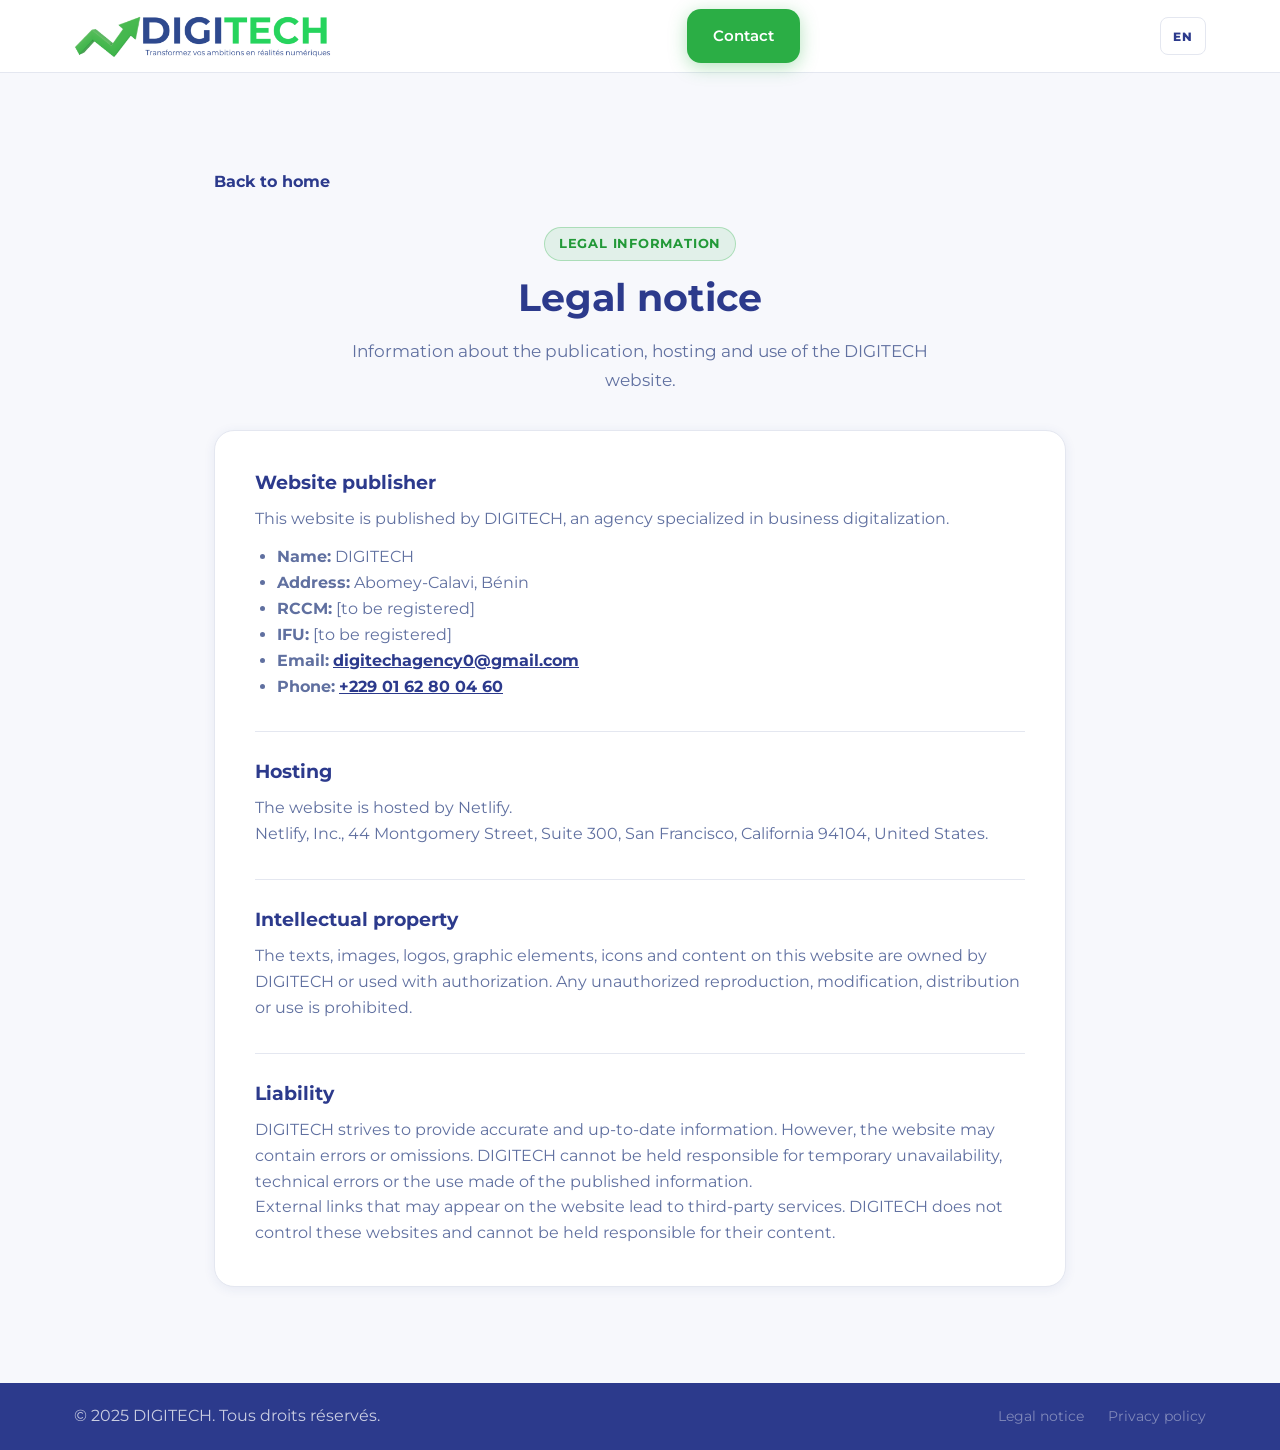
<file: mentions-legales.html>
<!DOCTYPE html>
<html lang="fr">
<head>
  <meta charset="UTF-8" />
  <meta name="viewport" content="width=device-width, initial-scale=1.0" />
  <title>Mentions légales - DIGITECH</title>
  <meta name="description" content="Mentions légales du site DIGITECH." />
  <link rel="preconnect" href="https://fonts.googleapis.com" />
  <link rel="preconnect" href="https://fonts.gstatic.com" crossorigin />
  <link href="https://fonts.googleapis.com/css2?family=Montserrat:wght@300;400;500;600;700;800&display=swap" rel="stylesheet" />
  <link rel="icon" href="images/logo-header.png" type="image/png" />
  <link rel="stylesheet" href="styles.css" />
</head>
<body>
  <header class="legal-header">
    <div class="container legal-header__inner">
      <a href="index.html" class="header__logo" aria-label="DIGITECH - Accueil">
        <img src="images/logo-header.png" alt="Logo DIGITECH" />
      </a>
      <a href="index.html#contact" class="btn btn--green">Contact</a>
      <button class="lang-toggle" type="button" data-lang-toggle>FR</button>
    </div>
  </header>

  <main class="legal-page">
    <section class="section">
      <div class="container legal-layout">
        <a class="legal-back" href="index.html">Retour à l'accueil</a>
        <div class="section__header legal-page__header">
          <span class="section__tag">Informations légales</span>
          <h1 class="section__title">Mentions légales</h1>
          <p class="section__subtitle">Informations relatives à l'édition, l'hébergement et l'utilisation du site DIGITECH.</p>
        </div>

        <article class="legal-content">
          <section>
            <h2>Éditeur du site</h2>
            <p>Le présent site est édité par DIGITECH, agence spécialisée dans la digitalisation des entreprises.</p>
            <ul>
              <li><strong>Nom :</strong> DIGITECH</li>
              <li><strong>Adresse :</strong> Abomey-Calavi, Bénin</li>
              <li><strong>RCCM :</strong> [à immatriculer]</li>
              <li><strong>IFU :</strong> [à immatriculer]</li>
              <li><strong>Email :</strong> <a href="mailto:digitechagency0@gmail.com">digitechagency0@gmail.com</a></li>
              <li><strong>Téléphone :</strong> <a href="tel:+2290162800460">+229 01 62 80 04 60</a></li>
            </ul>
          </section>

          <section>
            <h2>Hébergement</h2>
            <p>Le site est hébergé par Netlify.</p>
            <p>Netlify, Inc., 44 Montgomery Street, Suite 300, San Francisco, California 94104, États-Unis.</p>
          </section>

          <section>
            <h2>Propriété intellectuelle</h2>
            <p>Les textes, images, logos, éléments graphiques, icônes et contenus présents sur ce site sont la propriété de DIGITECH ou sont utilisés avec autorisation. Toute reproduction, modification, diffusion ou exploitation non autorisée est interdite.</p>
          </section>

          <section>
            <h2>Responsabilité</h2>
            <p>DIGITECH s'efforce de fournir des informations exactes et à jour. Toutefois, le site peut contenir des erreurs ou omissions. DIGITECH ne peut être tenu responsable d'une indisponibilité temporaire du site, d'une erreur technique ou de l'utilisation faite des informations publiées.</p>
            <p>Les liens externes éventuellement présents sur le site mènent vers des services tiers. DIGITECH ne contrôle pas ces sites et ne peut être tenu responsable de leur contenu.</p>
          </section>
        </article>
      </div>
    </section>
  </main>

  <footer class="footer legal-footer">
    <div class="container footer__bottom-inner">
      <p>© 2025 DIGITECH. Tous droits réservés.</p>
      <div class="footer__legal">
        <a href="mentions-legales.html">Mentions légales</a>
        <a href="politique-confidentialite.html">Politique de confidentialité</a>
      </div>
    </div>
  </footer>
  <script src="i18n.js" defer></script>
</body>
</html>
</file>
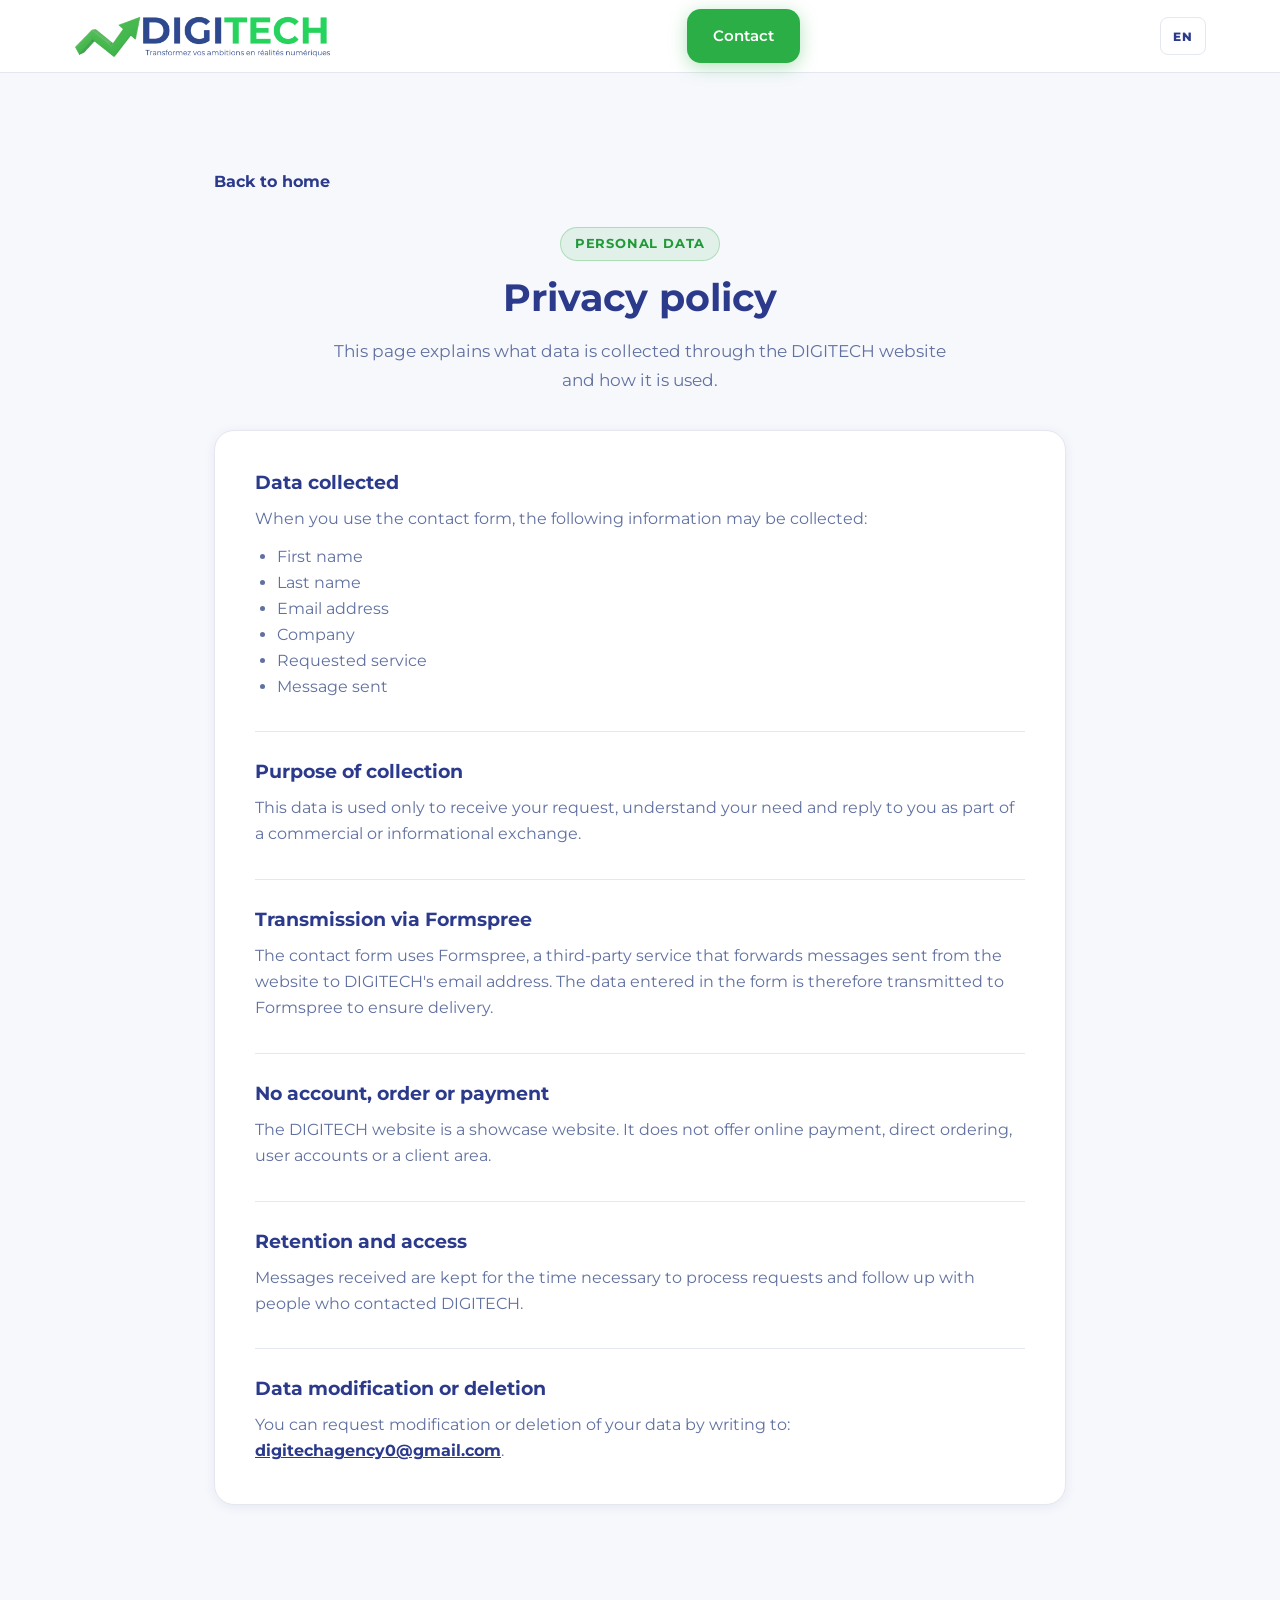
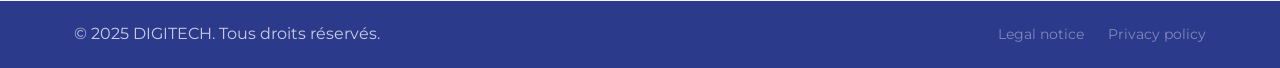
<file: politique-confidentialite.html>
<!DOCTYPE html>
<html lang="fr">
<head>
  <meta charset="UTF-8" />
  <meta name="viewport" content="width=device-width, initial-scale=1.0" />
  <title>Politique de confidentialité - DIGITECH</title>
  <meta name="description" content="Politique de confidentialité du site DIGITECH." />
  <link rel="preconnect" href="https://fonts.googleapis.com" />
  <link rel="preconnect" href="https://fonts.gstatic.com" crossorigin />
  <link href="https://fonts.googleapis.com/css2?family=Montserrat:wght@300;400;500;600;700;800&display=swap" rel="stylesheet" />
  <link rel="icon" href="images/logo-header.png" type="image/png" />
  <link rel="stylesheet" href="styles.css" />
</head>
<body>
  <header class="legal-header">
    <div class="container legal-header__inner">
      <a href="index.html" class="header__logo" aria-label="DIGITECH - Accueil">
        <img src="images/logo-header.png" alt="Logo DIGITECH" />
      </a>
      <a href="index.html#contact" class="btn btn--green">Contact</a>
      <button class="lang-toggle" type="button" data-lang-toggle>FR</button>
    </div>
  </header>

  <main class="legal-page">
    <section class="section">
      <div class="container legal-layout">
        <a class="legal-back" href="index.html">Retour à l'accueil</a>
        <div class="section__header legal-page__header">
          <span class="section__tag">Données personnelles</span>
          <h1 class="section__title">Politique de confidentialité</h1>
          <p class="section__subtitle">Cette page explique quelles données sont collectées via le site DIGITECH et comment elles sont utilisées.</p>
        </div>

        <article class="legal-content">
          <section>
            <h2>Données collectées</h2>
            <p>Lorsque vous utilisez le formulaire de contact, les informations suivantes peuvent être collectées :</p>
            <ul>
              <li>Prénom</li>
              <li>Nom</li>
              <li>Adresse email</li>
              <li>Entreprise</li>
              <li>Service demandé</li>
              <li>Message envoyé</li>
            </ul>
          </section>

          <section>
            <h2>Finalité de la collecte</h2>
            <p>Ces données sont utilisées uniquement pour recevoir votre demande, comprendre votre besoin et vous répondre dans le cadre d'un échange commercial ou informatif.</p>
          </section>

          <section>
            <h2>Transmission via Formspree</h2>
            <p>Le formulaire de contact utilise Formspree, un service tiers permettant de transmettre les messages envoyés depuis le site vers l'adresse email de DIGITECH. Les données saisies dans le formulaire sont donc transmises à Formspree pour assurer cet envoi.</p>
          </section>

          <section>
            <h2>Absence de compte, commande et paiement</h2>
            <p>Le site DIGITECH est un site vitrine. Il ne propose pas de paiement en ligne, de commande directe, de compte utilisateur, ni d'espace client.</p>
          </section>

          <section>
            <h2>Conservation et accès</h2>
            <p>Les messages reçus sont conservés le temps nécessaire au traitement des demandes et au suivi des échanges avec les personnes ayant contacté DIGITECH.</p>
          </section>

          <section>
            <h2>Modification ou suppression des données</h2>
            <p>Vous pouvez demander la modification ou la suppression de vos données en écrivant à : <a href="mailto:digitechagency0@gmail.com">digitechagency0@gmail.com</a>.</p>
          </section>
        </article>
      </div>
    </section>
  </main>

  <footer class="footer legal-footer">
    <div class="container footer__bottom-inner">
      <p>© 2025 DIGITECH. Tous droits réservés.</p>
      <div class="footer__legal">
        <a href="mentions-legales.html">Mentions légales</a>
        <a href="politique-confidentialite.html">Politique de confidentialité</a>
      </div>
    </div>
  </footer>
  <script src="i18n.js" defer></script>
</body>
</html>
</file>
<file: styles.css>
/* ── Variables ── */
:root {
  --navy: #2c3a8c;
  --green: #2bae45;
  --green-dk: #229938;
  --lavender: #a99be0;
  --light: #f7f8fc;
  --ink: #1e2130;
  --white: #ffffff;
  --border: #e4e7f0;
  --radius-sm: 8px;
  --radius-md: 14px;
  --radius-lg: 20px;
  --transition: 0.25s cubic-bezier(0.4, 0, 0.2, 1);
  --shadow-sm: 0 2px 12px rgba(44, 58, 140, 0.08);
  --shadow-md: 0 8px 32px rgba(44, 58, 140, 0.13);
  --shadow-lg: 0 20px 60px rgba(44, 58, 140, 0.18);
  --header-h: 72px;
}

/* ── Reset ── */
*,
*::before,
*::after {
  box-sizing: border-box;
  margin: 0;
  padding: 0;
}
html {
  scroll-behavior: auto;
  font-size: 16px;
  overflow-x: hidden;
}
#home,
#services,
#methode,
#realisations,
#contact {
  scroll-margin-top: var(--header-h);
}
body {
  font-family: 'Montserrat', sans-serif;
  color: var(--ink);
  background: var(--white);
  line-height: 1.65;
  overflow-x: hidden;
}
a {
  color: inherit;
  text-decoration: none;
}
ul,
ol {
  list-style: none;
}
button {
  cursor: pointer;
  border: none;
  background: none;
  font-family: inherit;
}
input,
textarea,
select {
  font-family: inherit;
  font-size: 1rem;
}
h1,
h2,
h3,
h4 {
  font-family: 'Montserrat', sans-serif;
  font-weight: 700;
  line-height: 1.2;
  color: var(--ink);
}

/* ── Layout ── */
.container {
  max-width: 1180px;
  margin: 0 auto;
  padding: 0 24px;
}
.section {
  padding: 96px 0;
}
.section--light {
  background: var(--light);
}

/* ── Scroll Animations ── */
.fade-in {
  opacity: 0;
  transform: translateY(28px);
  transition:
    opacity 0.65s ease,
    transform 0.65s ease;
}
.fade-in.visible {
  opacity: 1;
  transform: translateY(0);
}
.fade-in--delayed {
  transition-delay: 0.18s;
}

/* ── Buttons ── */
.btn {
  display: inline-flex;
  align-items: center;
  gap: 8px;
  padding: 12px 24px;
  border-radius: var(--radius-md);
  font-family: 'Montserrat', sans-serif;
  font-size: 0.95rem;
  font-weight: 600;
  transition: var(--transition);
  border: 2px solid transparent;
  cursor: pointer;
  white-space: nowrap;
  text-decoration: none;
}
.btn--green {
  background: var(--green);
  color: var(--white);
  box-shadow: 0 4px 18px rgba(43, 174, 69, 0.35);
}
.btn--green:hover {
  background: var(--green-dk);
  transform: translateY(-2px);
  box-shadow: 0 6px 24px rgba(43, 174, 69, 0.5);
}
.btn--outline-navy {
  background: transparent;
  border-color: var(--navy);
  color: var(--navy);
}
.btn--outline-navy:hover {
  background: var(--navy);
  color: var(--white);
  transform: translateY(-2px);
}
.btn--lg {
  padding: 15px 32px;
  font-size: 1rem;
}
.btn--full {
  width: 100%;
  justify-content: center;
}
.btn--pulse {
  animation: pulse 2.5s ease-in-out infinite;
}
@keyframes pulse {
  0%,
  100% {
    box-shadow: 0 4px 18px rgba(43, 174, 69, 0.35);
  }
  50% {
    box-shadow: 0 6px 32px rgba(43, 174, 69, 0.6);
  }
}
:focus-visible {
  outline: 3px solid var(--green);
  outline-offset: 3px;
  border-radius: 4px;
}
a:focus-visible,
button:focus-visible {
  outline: 3px solid var(--green);
  outline-offset: 4px;
  box-shadow: 0 0 0 5px rgba(169, 155, 224, 0.28);
}

/* ============================================================
   HEADER
============================================================ */
.header {
  position: fixed;
  top: 0;
  left: 0;
  right: 0;
  z-index: 999;
  background: rgba(255, 255, 255, 0.95);
  backdrop-filter: blur(12px);
  -webkit-backdrop-filter: blur(12px);
  border-bottom: 1px solid transparent;
  transition:
    border-color 0.25s,
    box-shadow 0.25s;
}
.header.scrolled {
  border-color: var(--border);
  box-shadow: var(--shadow-sm);
}
.header__inner {
  display: flex;
  align-items: center;
  justify-content: space-between;
  height: 72px;
  gap: 24px;
}
.header__logo {
  display: inline-flex;
  align-items: center;
  flex-shrink: 0;
}
.header__logo img {
  display: block;
  max-height: 50px;
  width: auto;
}
.logo-digi {
  color: var(--navy);
}
.logo-tech {
  color: var(--green);
}
.header__nav {
  flex: 1;
  max-width: 500px;
}
.nav__list {
  display: flex;
  gap: 4px;
  align-items: center;
}
.nav__link {
  padding: 8px 14px;
  border-radius: var(--radius-sm);
  font-weight: 500;
  font-size: 0.95rem;
  color: var(--ink);
  transition: var(--transition);
}
.nav__link:hover {
  color: var(--navy);
  background: rgba(44, 58, 140, 0.07);
}
.nav__link--active {
  color: var(--navy) !important;
  background: rgba(44, 58, 140, 0.07) !important;
}
.header__cta {
  flex-shrink: 0;
  margin-left: 16px;
}
.lang-toggle {
  flex-shrink: 0;
  min-width: 46px;
  height: 38px;
  border: 1.5px solid var(--border);
  border-radius: var(--radius-sm);
  background: var(--white);
  color: var(--navy);
  font-family: 'Montserrat', sans-serif;
  font-size: 0.78rem;
  font-weight: 800;
  letter-spacing: 0.04em;
  transition: var(--transition);
  margin-left: 12px;
}
.lang-toggle:hover {
  border-color: var(--green);
  color: var(--green-dk);
  transform: translateY(-1px);
}
.hamburger {
  display: none;
  flex-direction: column;
  gap: 5px;
  padding: 8px;
  margin-left: 12px;
}
.hamburger span {
  display: block;
  width: 24px;
  height: 2px;
  background: var(--ink);
  border-radius: 2px;
  transition: var(--transition);
}
.hamburger.open span:nth-child(1) {
  transform: rotate(45deg) translate(5px, 5px);
}
.hamburger.open span:nth-child(2) {
  opacity: 0;
}
.hamburger.open span:nth-child(3) {
  transform: rotate(-45deg) translate(5px, -5px);
}
.mobile-menu {
  display: none;
  flex-direction: column;
  background: var(--white);
  padding: 20px 24px 24px;
  border-top: 1px solid var(--border);
  box-shadow: var(--shadow-md);
  position: fixed;
  top: var(--header-h);
  left: 0;
  right: 0;
  z-index: 998;
  max-height: calc(100vh - var(--header-h));
  overflow-y: auto;
  transform: translateY(-10px);
  opacity: 0;
  transition: transform 0.3s ease, opacity 0.3s ease;
}
.mobile-menu.open {
  display: flex;
  transform: translateY(0);
  opacity: 1;
}
.mobile-menu ul {
  display: flex;
  flex-direction: column;
  gap: 8px;
}
.mobile-menu .nav__link {
  display: block;
  padding: 14px 12px;
  border-radius: var(--radius-sm);
  font-weight: 500;
  transition: var(--transition);
}
.mobile-menu .nav__link:hover {
  background: rgba(44, 58, 140, 0.07);
  color: var(--navy);
}
.mobile-menu__cta {
  margin-top: 16px;
  width: 100%;
}

/* ============================================================
   HERO
============================================================ */
.hero {
  position: relative;
  min-height: 100vh;
  display: flex;
  align-items: center;
  padding: 120px 0 80px;
  overflow: hidden;
  background: var(--white);
}
.hero__bg {
  position: absolute;
  inset: 0;
  pointer-events: none;
  z-index: 0;
}
.blob {
  position: absolute;
  border-radius: 50%;
  filter: blur(70px);
}
.blob--1 {
  width: 500px;
  height: 500px;
  background: radial-gradient(
    circle,
    rgba(44, 58, 140, 0.12) 0%,
    transparent 70%
  );
  top: -100px;
  right: -80px;
  animation: floatBlob 8s ease-in-out infinite;
}
.blob--2 {
  width: 400px;
  height: 400px;
  background: radial-gradient(
    circle,
    rgba(43, 174, 69, 0.1) 0%,
    transparent 70%
  );
  bottom: 0;
  left: -60px;
  animation: floatBlob 10s ease-in-out infinite reverse;
}
.blob--3 {
  width: 300px;
  height: 300px;
  background: radial-gradient(
    circle,
    rgba(169, 155, 224, 0.15) 0%,
    transparent 70%
  );
  top: 40%;
  left: 40%;
  animation: floatBlob 7s ease-in-out infinite 2s;
}
@keyframes floatBlob {
  0%,
  100% {
    transform: translate(0, 0) scale(1);
  }
  50% {
    transform: translate(20px, -20px) scale(1.05);
  }
}

.hero__inner {
  position: relative;
  z-index: 1;
  display: grid;
  grid-template-columns: 1fr 1fr;
  gap: 64px;
  align-items: center;
}

.hero__badge {
  display: inline-flex;
  align-items: center;
  gap: 8px;
  background: rgba(43, 174, 69, 0.1);
  border: 1px solid rgba(43, 174, 69, 0.3);
  color: var(--green-dk);
  font-size: 0.85rem;
  font-weight: 600;
  padding: 6px 14px;
  border-radius: 999px;
  margin-bottom: 24px;
}
.badge-dot {
  width: 8px;
  height: 8px;
  background: var(--green);
  border-radius: 50%;
  animation: blink 1.8s ease-in-out infinite;
}
@keyframes blink {
  0%,
  100% {
    opacity: 1;
  }
  50% {
    opacity: 0.3;
  }
}

.hero__title {
  font-size: clamp(2.2rem, 4.5vw, 3.4rem);
  font-weight: 800;
  line-height: 1.12;
  color: var(--ink);
  margin-bottom: 20px;
}
.hero__title--accent {
  background: linear-gradient(135deg, var(--navy) 0%, var(--green) 100%);
  -webkit-background-clip: text;
  -webkit-text-fill-color: transparent;
  background-clip: text;
}
.hero__subtitle {
  font-size: 1.1rem;
  color: #5a6070;
  max-width: 520px;
  margin-bottom: 36px;
  line-height: 1.7;
}
.hero__actions {
  display: flex;
  gap: 16px;
  flex-wrap: wrap;
  margin-bottom: 48px;
}

.hero__stats {
  display: flex;
  gap: 0;
  align-items: center;
  background: var(--light);
  border-radius: var(--radius-md);
  padding: 20px 24px;
  border: 1px solid var(--border);
}
.hero__stat {
  display: flex;
  flex-direction: column;
  align-items: center;
  flex: 1;
}
.stat__number {
  font-family: 'Montserrat', sans-serif;
  font-size: 1.8rem;
  font-weight: 800;
  color: var(--navy);
  line-height: 1;
}
.stat__plus,
.stat__percent {
  font-family: 'Montserrat', sans-serif;
  font-size: 1.3rem;
  font-weight: 700;
  color: var(--green);
}
.stat__label {
  font-size: 0.78rem;
  color: #7a8090;
  text-align: center;
  margin-top: 4px;
  font-weight: 500;
}
.hero__stat-divider {
  width: 1px;
  height: 44px;
  background: var(--border);
  margin: 0 16px;
}

/* Growth Card */
.hero__visual {
  position: relative;
}
.growth-card {
  background: var(--white);
  border-radius: var(--radius-lg);
  box-shadow: var(--shadow-lg);
  padding: 28px;
  border: 1px solid var(--border);
}
.growth-card__header {
  display: flex;
  align-items: center;
  justify-content: space-between;
  margin-bottom: 20px;
}
.growth-card__title {
  font-family: 'Montserrat', sans-serif;
  font-size: 1rem;
  font-weight: 700;
}
.growth-card__badge {
  background: rgba(43, 174, 69, 0.12);
  color: var(--green-dk);
  font-weight: 700;
  font-size: 0.85rem;
  padding: 4px 10px;
  border-radius: 999px;
}
.growth-card__chart {
  width: 100%;
  overflow: hidden;
  margin-bottom: 20px;
}
.growth-card__chart svg {
  width: 100%;
  height: auto;
}
.chart-line {
  stroke-dasharray: 600;
  stroke-dashoffset: 600;
  animation: drawLine 2.5s ease forwards 0.8s;
}
@keyframes drawLine {
  to {
    stroke-dashoffset: 0;
  }
}
.growth-card__footer {
  display: flex;
  gap: 16px;
  border-top: 1px solid var(--border);
  padding-top: 16px;
}
.growth-metric {
  flex: 1;
  display: flex;
  flex-direction: column;
  align-items: center;
}
.growth-metric__val {
  font-family: 'Montserrat', sans-serif;
  font-size: 1.3rem;
  font-weight: 800;
  color: var(--navy);
}
.growth-metric__lab {
  font-size: 0.75rem;
  color: #8090a0;
  text-align: center;
}

.float-badge {
  position: absolute;
  background: var(--white);
  border: 1px solid var(--border);
  border-radius: var(--radius-md);
  padding: 10px 14px;
  font-size: 0.82rem;
  font-weight: 600;
  color: var(--ink);
  box-shadow: var(--shadow-md);
  display: flex;
  align-items: center;
  gap: 7px;
  animation: floatBadge 3.5s ease-in-out infinite;
}
.float-badge--1 {
  top: -20px;
  left: -24px;
}
.float-badge--2 {
  bottom: -16px;
  right: -20px;
  animation-delay: 1s;
}
@keyframes floatBadge {
  0%,
  100% {
    transform: translateY(0);
  }
  50% {
    transform: translateY(-8px);
  }
}

/* ============================================================
   TRUST BANNER
============================================================ */
.trust-banner {
  background: var(--navy);
  padding: 48px 0;
}
.trust-banner__inner {
  display: flex;
  align-items: center;
  justify-content: space-between;
  flex-wrap: wrap;
  gap: 24px;
}
.trust-stat {
  display: flex;
  flex-direction: column;
  align-items: center;
  flex: 1;
  min-width: 140px;
}
.trust-stat__number {
  font-family: 'Montserrat', sans-serif;
  font-size: 2.2rem;
  font-weight: 800;
  color: var(--white);
  line-height: 1;
  margin-bottom: 6px;
}
.trust-stat__label {
  font-size: 0.88rem;
  color: rgba(255, 255, 255, 0.65);
  font-weight: 500;
  text-align: center;
}
.trust-divider {
  width: 1px;
  height: 50px;
  background: rgba(255, 255, 255, 0.2);
  flex-shrink: 0;
}

/* ============================================================
   SECTION HEADER
============================================================ */
.section__header {
  text-align: center;
  max-width: 640px;
  margin: 0 auto 64px;
}
.section__tag {
  display: inline-block;
  background: rgba(43, 174, 69, 0.1);
  border: 1px solid rgba(43, 174, 69, 0.3);
  color: var(--green-dk);
  font-size: 0.82rem;
  font-weight: 700;
  letter-spacing: 0.06em;
  text-transform: uppercase;
  padding: 5px 14px;
  border-radius: 999px;
  margin-bottom: 14px;
}
.section__title {
  font-size: clamp(1.7rem, 3vw, 2.5rem);
  color: var(--navy);
  margin-bottom: 16px;
}
.section__subtitle {
  font-size: 1.05rem;
  color: #6070a0;
  line-height: 1.7;
}

/* ============================================================
   SERVICES
============================================================ */
.services__grid {
  display: grid;
  grid-template-columns: repeat(3, 1fr);
  gap: 24px;
}
.service-card {
  background: var(--white);
  border: 1.5px solid var(--border);
  border-radius: var(--radius-lg);
  padding: 32px 28px;
  transition: var(--transition);
  cursor: pointer;
  position: relative;
  overflow: hidden;
}
.service-card:hover {
  transform: translateY(-6px);
  box-shadow: var(--shadow-md);
  border-color: var(--lavender);
}
.service-card__icon {
  width: 100%;
  height: 120px;
  border-radius: calc(var(--radius-md) + 4px);
  background: rgba(44, 58, 140, 0.03);
  display: flex;
  align-items: center;
  justify-content: center;
  margin-bottom: 16px;
  color: var(--navy);
  transition: var(--transition);
  overflow: hidden;
}
.service-card__icon img {
  width: 100%;
  height: 112px;
  object-fit: cover;
  display: block;
  border-radius: calc(var(--radius-md) + 2px);
}
.service-card__icon--green {
  background: rgba(43, 174, 69, 0.1);
  color: var(--green-dk);
}
.service-card__icon--lavender {
  background: rgba(169, 155, 224, 0.15);
  color: #7b6cc0;
}
.service-card:hover .service-card__icon {
  transform: scale(1.1);
}
.service-card__title {
  font-size: 1.1rem;
  font-weight: 700;
  margin-bottom: 10px;
  color: var(--ink);
}
.service-card__desc {
  font-size: 0.92rem;
  color: #6070a0;
  line-height: 1.65;
  margin-bottom: 12px;
}
.service-card__deliverables {
  display: grid;
  gap: 5px;
  margin-bottom: 18px;
  font-size: 0.86rem;
  line-height: 1.35;
  color: #415076;
}
.service-card__deliverables li {
  color: var(--green-dk);
  font-weight: 600;
}
.service-card__link {
  display: inline-flex;
  align-items: center;
  gap: 6px;
  font-size: 0.9rem;
  font-weight: 600;
  color: var(--navy);
  transition: var(--transition);
}
.service-card:hover .service-card__link {
  color: var(--green);
  gap: 10px;
}

/* ============================================================
   PROCESS
============================================================ */
.process__timeline {
  display: flex;
  align-items: flex-start;
}
.process__step {
  flex: 1;
  display: flex;
  flex-direction: column;
  align-items: center;
  text-align: center;
  position: relative;
  z-index: 1;
}
.process__dot {
  width: 52px;
  height: 52px;
  border-radius: 50%;
  background: var(--green);
  color: var(--white);
  font-family: 'Montserrat', sans-serif;
  font-size: 1.2rem;
  font-weight: 800;
  display: flex;
  align-items: center;
  justify-content: center;
  box-shadow: 0 4px 18px rgba(43, 174, 69, 0.4);
  margin-bottom: 20px;
  transition: var(--transition);
}
.process__step:hover .process__dot {
  transform: scale(1.12);
}
.process__content {
  padding: 0 8px;
}
.process__title {
  font-size: 1rem;
  font-weight: 700;
  color: var(--navy);
  margin-bottom: 8px;
}
.process__desc {
  font-size: 0.88rem;
  color: #6070a0;
  line-height: 1.6;
}
.process__connector {
  flex: 1;
  height: 2px;
  margin-top: 26px;
  flex-shrink: 0;
  max-width: 80px;
  background: repeating-linear-gradient(
    90deg,
    var(--green) 0,
    var(--green) 6px,
    transparent 6px,
    transparent 14px
  );
  align-self: flex-start;
}

/* ============================================================
   PORTFOLIO
============================================================ */
.portfolio__grid {
  display: grid;
  grid-template-columns: repeat(3, 1fr);
  gap: 28px;
}
.portfolio__grid--featured {
  grid-template-columns: minmax(0, 760px);
  justify-content: center;
}
.portfolio-card {
  border-radius: var(--radius-lg);
  overflow: hidden;
  border: 1.5px solid var(--border);
  background: var(--white);
  transition: var(--transition);
  cursor: pointer;
}
.portfolio-card__link {
  color: inherit;
  display: block;
  height: 100%;
  text-decoration: none;
}
.portfolio-card:hover {
  transform: translateY(-6px);
  box-shadow: var(--shadow-lg);
}
.portfolio-card__visual {
  height: 220px;
  display: block;
  overflow: hidden;
}
.portfolio-card__visual img {
  width: 100%;
  height: 100%;
  object-fit: cover;
  display: block;
}
.portfolio__grid--featured .portfolio-card__visual {
  height: 360px;
}
.portfolio-card__visual--1 {
  background: linear-gradient(135deg, #f0f4ff 0%, #e8eeff 100%);
}
.portfolio-card__visual--2 {
  background: linear-gradient(135deg, #1a2040 0%, #2c3a8c 100%);
}
.portfolio-card__visual--3 {
  background: linear-gradient(135deg, #f5f3ff 0%, #ede9fd 100%);
}
.portfolio-mock {
  width: 80%;
  max-width: 240px;
  background: var(--white);
  border-radius: var(--radius-md);
  box-shadow: var(--shadow-md);
  overflow: hidden;
  transform: perspective(600px) rotateY(-5deg) rotateX(3deg);
  transition: var(--transition);
}
.portfolio-card:hover .portfolio-mock {
  transform: perspective(600px) rotateY(0deg) rotateX(0deg);
}
.portfolio-mock--dark {
  background: #1a2040;
}
.portfolio-mock__bar {
  height: 26px;
  background: var(--light);
  display: flex;
  align-items: center;
  padding: 0 10px;
  gap: 5px;
}
.portfolio-mock__bar::before,
.portfolio-mock__bar::after {
  content: "";
  width: 7px;
  height: 7px;
  border-radius: 50%;
}
.portfolio-mock__bar::before {
  background: #ff6b6b;
}
.portfolio-mock__bar::after {
  background: var(--green);
}
.portfolio-mock__bar--dark {
  background: #232a4a;
}
.portfolio-mock__content {
  padding: 12px;
}
.mock-line {
  height: 7px;
  border-radius: 4px;
  background: #e4e7f0;
  margin-bottom: 7px;
}
.mock-line--sm {
  width: 40%;
}
.mock-line--md {
  width: 65%;
}
.mock-line--lg {
  width: 90%;
}
.mock-grid {
  display: flex;
  gap: 5px;
  margin-top: 8px;
}
.mock-block {
  flex: 1;
  height: 44px;
  border-radius: 5px;
  background: #e4e7f0;
}
.mock-block--green {
  background: rgba(43, 174, 69, 0.25);
}
.mock-chart {
  display: flex;
  align-items: flex-end;
  gap: 5px;
  height: 56px;
  margin-bottom: 8px;
}
.mock-bar {
  flex: 1;
  background: rgba(255, 255, 255, 0.2);
  border-radius: 3px 3px 0 0;
}
.mock-bar--green {
  background: var(--green);
}
.portfolio-mock__content--brand {
  display: flex;
  flex-direction: column;
  align-items: center;
  gap: 8px;
}
.brand-circle {
  width: 48px;
  height: 48px;
  border-radius: 50%;
  background: linear-gradient(135deg, var(--navy), var(--green));
  color: white;
  font-family: 'Montserrat', sans-serif;
  font-weight: 800;
  font-size: 0.95rem;
  display: flex;
  align-items: center;
  justify-content: center;
}
.mock-swatches {
  display: flex;
  gap: 5px;
}
.swatch {
  width: 18px;
  height: 18px;
  border-radius: 50%;
}
.swatch--navy {
  background: var(--navy);
}
.swatch--green {
  background: var(--green);
}
.swatch--lavender {
  background: var(--lavender);
}
.portfolio-card__info {
  padding: 20px 24px;
}
.portfolio-card__tag {
  display: inline-block;
  font-size: 0.78rem;
  font-weight: 700;
  letter-spacing: 0.05em;
  text-transform: uppercase;
  padding: 4px 10px;
  border-radius: 999px;
  background: rgba(44, 58, 140, 0.1);
  color: var(--navy);
  margin-bottom: 10px;
}
.portfolio-card__tag--app {
  background: rgba(43, 174, 69, 0.1);
  color: var(--green-dk);
}
.portfolio-card__tag--branding {
  background: rgba(169, 155, 224, 0.2);
  color: #6b59c0;
}
.portfolio-card__title {
  font-size: 1.05rem;
  font-weight: 700;
  color: var(--ink);
  margin-bottom: 6px;
}
.portfolio-card__desc {
  font-size: 0.88rem;
  color: #6070a0;
  line-height: 1.6;
}

/* ============================================================
   TEAM
============================================================ */
.team {
  padding-top: 140px;
}
.team__grid {
  display: grid;
  grid-template-columns: repeat(3, minmax(0, 1fr));
  gap: 28px;
  max-width: 1080px;
  margin: 0 auto;
}
.team-card {
  border-radius: var(--radius-lg);
  overflow: hidden;
  border: 1.5px solid var(--border);
  background: var(--white);
  transition: var(--transition);
}
.team-card:hover {
  transform: translateY(-6px);
  box-shadow: var(--shadow-lg);
}
.team-card__photo {
  height: 260px;
  background: linear-gradient(135deg, #f0f4ff 0%, #ede9fd 100%);
  overflow: hidden;
}
.team-card__photo img {
  display: block;
  width: 100%;
  height: 100%;
  object-fit: cover;
}
.team-card__content {
  padding: 24px;
}
.team-card__title {
  font-size: 1.18rem;
  color: var(--ink);
  margin-bottom: 4px;
}
.team-card__role {
  display: inline-block;
  font-size: 0.78rem;
  font-weight: 700;
  letter-spacing: 0.05em;
  text-transform: uppercase;
  padding: 4px 10px;
  border-radius: 999px;
  background: rgba(43, 174, 69, 0.1);
  color: var(--green-dk);
  margin-bottom: 14px;
}
.team-card__desc {
  font-size: 0.92rem;
  color: #6070a0;
  line-height: 1.7;
}

/* ============================================================
   TESTIMONIALS
============================================================ */
.testimonials__grid {
  display: grid;
  grid-template-columns: repeat(3, 1fr);
  gap: 24px;
}
.testimonial-card {
  background: var(--white);
  border: 1.5px solid var(--border);
  border-radius: var(--radius-lg);
  padding: 32px;
  transition: var(--transition);
  position: relative;
}
.testimonial-card:hover {
  transform: translateY(-4px);
  box-shadow: var(--shadow-md);
  border-color: var(--lavender);
}
.testimonial-card::before {
  content: "\201C";
  position: absolute;
  top: 20px;
  right: 26px;
  font-size: 5rem;
  line-height: 1;
  color: rgba(169, 155, 224, 0.25);
  font-family: Georgia, serif;
}
.testimonial-card__stars {
  color: #f5a623;
  font-size: 1.1rem;
  letter-spacing: 2px;
  margin-bottom: 16px;
}
.testimonial-card__quote {
  font-size: 0.95rem;
  color: #5a6080;
  line-height: 1.7;
  margin-bottom: 24px;
  font-style: italic;
}
.testimonial-card__author {
  display: flex;
  align-items: center;
  gap: 12px;
}
.testimonial-card__avatar {
  width: 44px;
  height: 44px;
  border-radius: 50%;
  background: var(--navy);
  color: var(--white);
  font-family: 'Montserrat', sans-serif;
  font-size: 0.85rem;
  font-weight: 700;
  display: flex;
  align-items: center;
  justify-content: center;
  flex-shrink: 0;
}
.testimonial-card__avatar--green {
  background: var(--green);
}
.testimonial-card__avatar--lavender {
  background: var(--lavender);
  color: var(--white);
}
.testimonial-card__name {
  display: block;
  font-size: 0.95rem;
  color: var(--ink);
  margin-bottom: 2px;
}
.testimonial-card__role {
  font-size: 0.82rem;
  color: #8090a0;
}

/* ============================================================
   CTA BANNER
============================================================ */
.cta-section {
  background: var(--navy);
  padding: 80px 0;
  position: relative;
  overflow: hidden;
}
.cta-blob--1,
.cta-blob--2 {
  position: absolute;
  border-radius: 50%;
  filter: blur(60px);
}
.cta-blob--1 {
  width: 400px;
  height: 400px;
  background: rgba(43, 174, 69, 0.15);
  top: -100px;
  right: -80px;
}
.cta-blob--2 {
  width: 300px;
  height: 300px;
  background: rgba(169, 155, 224, 0.1);
  bottom: -80px;
  left: -60px;
}
.cta-section__inner {
  position: relative;
  z-index: 1;
  text-align: center;
}
.cta-section__title {
  font-size: clamp(1.7rem, 3vw, 2.5rem);
  color: var(--white);
  margin-bottom: 16px;
}
.cta-section__subtitle {
  font-size: 1.05rem;
  color: rgba(255, 255, 255, 0.7);
  margin-bottom: 40px;
}

/* ============================================================
   CONTACT
============================================================ */
.contact__inner {
  display: grid;
  grid-template-columns: 1fr 1.6fr;
  gap: 64px;
  align-items: start;
}
.contact__info {
  display: flex;
  flex-direction: column;
  gap: 28px;
}
.contact-info-item {
  display: flex;
  gap: 16px;
  align-items: flex-start;
}
.contact-info-item__icon {
  width: 46px;
  height: 46px;
  border-radius: var(--radius-md);
  background: rgba(44, 58, 140, 0.08);
  display: flex;
  align-items: center;
  justify-content: center;
  color: var(--navy);
  flex-shrink: 0;
}
.contact-info-item strong {
  display: block;
  font-size: 0.9rem;
  color: var(--ink);
  margin-bottom: 2px;
}
.contact-info-item span,
.contact-info-item a {
  font-size: 0.95rem;
  color: #6070a0;
  line-height: 1.6;
}
.contact-info-item a:hover {
  color: var(--green);
}
.contact__form {
  background: var(--white);
  border: 1.5px solid var(--border);
  border-radius: var(--radius-lg);
  padding: 40px;
  box-shadow: var(--shadow-sm);
}
.form-row {
  display: grid;
  grid-template-columns: 1fr 1fr;
  gap: 16px;
}
.form-group {
  display: flex;
  flex-direction: column;
  gap: 6px;
  margin-bottom: 16px;
}
.form-group label {
  font-size: 0.88rem;
  font-weight: 600;
  color: var(--ink);
}
.form-group input,
.form-group textarea,
.form-group select {
  padding: 12px 14px;
  border: 1.5px solid var(--border);
  border-radius: var(--radius-sm);
  background: var(--light);
  color: var(--ink);
  font-size: 0.95rem;
  transition: var(--transition);
  outline: none;
}
.form-group input::placeholder,
.form-group textarea::placeholder {
  color: #aab0c0;
}
.form-group input:focus,
.form-group textarea:focus,
.form-group select:focus {
  border-color: var(--navy);
  background: var(--white);
  box-shadow: 0 0 0 3px rgba(44, 58, 140, 0.1);
}
.form-group input.error,
.form-group textarea.error {
  border-color: #e53e3e;
}
.form-group textarea {
  resize: vertical;
  min-height: 120px;
}
.form-group select {
  appearance: none;
  cursor: pointer;
  background-image: url("data:image/svg+xml,%3Csvg xmlns='http://www.w3.org/2000/svg' width='16' height='16' viewBox='0 0 24 24' fill='none' stroke='%236070a0' stroke-width='2'%3E%3Cpolyline points='6 9 12 15 18 9'/%3E%3C/svg%3E");
  background-repeat: no-repeat;
  background-position: right 12px center;
  background-size: 16px;
  padding-right: 36px;
  background-color: var(--light);
}
.form-error {
  font-size: 0.8rem;
  color: #e53e3e;
  min-height: 1em;
}
.form-consent {
  font-size: 0.8rem;
  color: #8090a0;
  text-align: center;
  margin-top: 12px;
}
.form-consent a {
  color: var(--navy);
  text-decoration: underline;
}
#form-status {
  margin-top: 16px;
  font-size: 0.92rem;
  font-weight: 600;
  text-align: center;
  min-height: 1.4em;
}
#form-status.success {
  color: var(--green-dk);
}
#form-status.error {
  color: #e53e3e;
}
.form-success {
  text-align: center;
  padding: 32px;
}
.form-success__title {
  font-size: 1.3rem;
  color: #1e2130;
  margin-bottom: 10px;
}
.form-success__text {
  color: #6070a0;
  font-size: 0.95rem;
}
.mobile-menu__cta {
  align-self: flex-start;
  margin-top: 8px;
}
.form-success__icon {
  width: 64px;
  height: 64px;
  border-radius: 50%;
  background: rgba(43, 174, 69, 0.12);
  display: flex;
  align-items: center;
  justify-content: center;
  margin: 0 auto 16px;
}

/* ============================================================
   FOOTER
============================================================ */
.footer {
  background: var(--navy);
  color: rgba(255, 255, 255, 0.75);
  padding-top: 72px;
}
.footer__inner {
  display: grid;
  grid-template-columns: 2fr 1fr 1.4fr;
  gap: 48px;
  padding-bottom: 56px;
}
.footer__logo {
  font-family: 'Montserrat', sans-serif;
  font-size: 0.8rem;
  font-weight: 300;
  display: inline-block;
  margin-bottom: 10px;
}
.footer__logo img {
  max-width: 150px;
  height: auto;
}
.footer__tagline {
  font-style: italic;
  color: rgba(255, 255, 255, 0.5);
  font-size: 0.88rem;
  margin-bottom: 10px;
}
.footer__desc {
  font-size: 0.88rem;
  line-height: 1.7;
  color: rgba(255, 255, 255, 0.55);
  margin-bottom: 24px;
  max-width: 300px;
}
.footer__socials {
  display: flex;
  gap: 10px;
}
.social-btn {
  width: 40px;
  height: 40px;
  border-radius: var(--radius-sm);
  background: rgba(255, 255, 255, 0.08);
  display: flex;
  align-items: center;
  justify-content: center;
  color: rgba(255, 255, 255, 0.7);
  transition: var(--transition);
}
.social-btn:hover {
  background: var(--green);
  color: var(--white);
  transform: translateY(-2px);
}
.footer__nav-title {
  font-family: 'Montserrat', sans-serif;
  font-size: 0.95rem;
  font-weight: 700;
  color: var(--white);
  margin-bottom: 18px;
}
.footer__nav-col ul {
  display: flex;
  flex-direction: column;
  gap: 10px;
}
.footer__nav-col a {
  font-size: 0.88rem;
  color: rgba(255, 255, 255, 0.55);
  transition: var(--transition);
}
.footer__nav-col a:hover {
  color: var(--green);
}
.footer__contact-list {
  gap: 14px !important;
}
.footer__contact-list li {
  display: flex;
  gap: 10px;
  align-items: flex-start;
  font-size: 0.88rem;
  color: rgba(255, 255, 255, 0.55);
  line-height: 1.6;
}
.footer__contact-list svg {
  color: var(--green);
  flex-shrink: 0;
  margin-top: 2px;
}
.footer__contact-list a {
  color: rgba(255, 255, 255, 0.55);
  transition: var(--transition);
}
.footer__contact-list a:hover {
  color: var(--green);
}
.footer__map {
  margin-top: 12px;
  border-radius: 12px;
  overflow: hidden;
  box-shadow: var(--shadow-sm);
}
.footer__map iframe {
  display: block;
  width: 100%;
  height: 160px;
  border: 0;
}
.footer__map .map-link {
  display: inline-block;
  margin-top: 8px;
  color: var(--green);
  font-weight: 700;
}
.footer__bottom {
  border-top: 1px solid rgba(255, 255, 255, 0.08);
  padding: 20px 0;
}
.footer__bottom-inner {
  display: flex;
  align-items: center;
  justify-content: space-between;
  flex-wrap: wrap;
  gap: 12px;
}
.footer__bottom p {
  font-size: 0.85rem;
  color: rgba(255, 255, 255, 0.4);
}
.footer__legal {
  display: flex;
  gap: 24px;
}
.footer__legal a {
  font-size: 0.85rem;
  color: rgba(255, 255, 255, 0.4);
  transition: var(--transition);
}
.footer__legal a:hover {
  color: var(--green);
}

/* Back to top */
.back-to-top {
  position: fixed;
  bottom: 28px;
  right: 28px;
  width: 46px;
  height: 46px;
  border-radius: 50%;
  background: var(--navy);
  color: var(--white);
  display: flex;
  align-items: center;
  justify-content: center;
  box-shadow: var(--shadow-md);
  opacity: 0;
  pointer-events: none;
  transform: translateY(12px);
  transition: var(--transition);
  z-index: 998;
}
.back-to-top.visible {
  opacity: 1;
  pointer-events: auto;
  transform: translateY(0);
}
.back-to-top:hover {
  background: var(--green);
  transform: translateY(-3px);
}

/* Legal pages */
.legal-header {
  background: rgba(255, 255, 255, 0.95);
  border-bottom: 1px solid var(--border);
}
.legal-header__inner {
  display: flex;
  align-items: center;
  justify-content: space-between;
  height: 72px;
  gap: 24px;
}
.legal-header__actions {
  display: flex;
  align-items: center;
  gap: 12px;
}
.legal-page {
  background: var(--light);
  min-height: calc(100vh - 72px);
}
.legal-layout {
  max-width: 900px;
}
.legal-back {
  display: inline-flex;
  margin-bottom: 32px;
  color: var(--navy);
  font-weight: 700;
}
.legal-page__header {
  margin-bottom: 36px;
}
.legal-content {
  background: var(--white);
  border: 1.5px solid var(--border);
  border-radius: var(--radius-lg);
  box-shadow: var(--shadow-sm);
  padding: 40px;
}
.legal-content section + section {
  margin-top: 32px;
  padding-top: 28px;
  border-top: 1px solid var(--border);
}
.legal-content h2 {
  color: var(--navy);
  font-size: 1.2rem;
  margin-bottom: 12px;
}
.legal-content p,
.legal-content li {
  color: #6070a0;
  font-size: 0.98rem;
}
.legal-content ul {
  list-style: disc;
  padding-left: 22px;
  margin-top: 12px;
}
.legal-content a {
  color: var(--navy);
  font-weight: 700;
  text-decoration: underline;
}
.legal-footer {
  padding: 20px 0;
}

/* 404 page */
.not-found-page {
  display: flex;
  align-items: center;
}
.not-found {
  width: 100%;
  padding: 104px 0;
}
.not-found__inner {
  max-width: 720px;
  text-align: center;
}
.not-found__title {
  font-size: clamp(5rem, 18vw, 10rem);
  line-height: 0.9;
  color: var(--navy);
  margin: 18px 0 20px;
}
.not-found__message {
  font-family: 'Montserrat', sans-serif;
  font-size: clamp(1.35rem, 3vw, 2rem);
  font-weight: 700;
  color: var(--ink);
  line-height: 1.3;
  margin-bottom: 10px;
}
.not-found__subtitle {
  font-size: 1.02rem;
  color: #6070a0;
  margin-bottom: 28px;
}
.not-found__actions {
  display: flex;
  align-items: center;
  justify-content: center;
  gap: 18px;
  flex-wrap: wrap;
}
.not-found__link {
  font-weight: 700;
  color: var(--navy);
  transition: var(--transition);
}
.not-found__link:hover {
  color: var(--green);
}

/* ============================================================
   RESPONSIVE
============================================================ */
@media (max-width: 1060px) {
  .header__nav,
  .header__cta {
    display: none;
  }
  .hamburger {
    display: flex;
    margin-left: 12px;
  }
}
@media (max-width: 1024px) {
  .services__grid {
    grid-template-columns: repeat(2, 1fr);
  }
  .hero__inner {
    gap: 40px;
  }
}
@media (max-width: 900px) {
  .header__inner {
    gap: 16px;
  }
  .header__nav {
    max-width: 400px;
  }
  .nav__link {
    padding: 6px 10px;
    font-size: 0.9rem;
  }
  .header__cta {
    font-size: 0.85rem;
    padding: 10px 18px;
  }
  .header__logo img {
    max-height: 42px;
  }
  .hero__inner {
    grid-template-columns: 1fr;
    text-align: center;
  }
  .hero__subtitle {
    max-width: 100%;
  }
  .hero__actions {
    justify-content: center;
  }
  .hero__stats {
    max-width: 480px;
    margin: 0 auto;
  }
  .hero__visual {
    display: none;
  }
  .process__timeline {
    flex-direction: column;
    gap: 32px;
    align-items: center;
  }
  .process__connector {
    display: none;
  }
  .process__step {
    max-width: 340px;
  }
  .testimonials__grid {
    grid-template-columns: 1fr;
    max-width: 540px;
    margin: 0 auto;
  }
  .contact__inner {
    grid-template-columns: 1fr;
  }
  .footer__inner {
    grid-template-columns: 1fr 1fr;
  }
}
@media (max-width: 768px) {
  :root {
    --header-h: 60px;
  }
  .section {
    padding: 64px 0;
  }
  .container {
    padding: 0 16px;
  }
  .header__inner {
    height: 60px;
    gap: 8px;
  }
  .header__logo img {
    max-height: 36px;
  }
  .services__grid {
    grid-template-columns: 1fr;
    max-width: 480px;
    margin: 0 auto;
  }
  .portfolio__grid {
    grid-template-columns: 1fr;
    max-width: 480px;
    margin: 0 auto;
  }
  .team__grid {
    grid-template-columns: 1fr;
    max-width: 480px;
  }
  .header__nav,
  .header__cta {
    display: none;
  }
  .header .lang-toggle {
    margin-left: 0;
    margin-right: 6px;
    min-width: 40px;
    height: 34px;
    font-size: 0.72rem;
  }
  .hamburger {
    display: flex;
    margin-left: 8px;
  }
  .trust-banner__inner {
    flex-direction: column;
  }
  .trust-divider {
    display: none;
  }
  .form-row {
    grid-template-columns: 1fr;
  }
  .contact__form {
    padding: 28px 20px;
  }
  .legal-content {
    padding: 28px 20px;
  }
  .legal-header__inner {
    height: auto;
    min-height: 72px;
    padding-top: 12px;
    padding-bottom: 12px;
  }
  .footer__inner {
    grid-template-columns: 1fr;
  }
  .footer__bottom-inner {
    flex-direction: column;
    text-align: center;
  }
}
@media (max-width: 480px) {
  .container {
    padding: 0 12px;
  }
  .header__inner {
    gap: 6px;
  }
  .header__logo img {
    max-height: 32px;
  }
  .header .lang-toggle {
    min-width: 36px;
    height: 32px;
    font-size: 0.7rem;
    margin-right: 4px;
  }
  .hamburger {
    margin-left: 6px;
    padding: 6px;
  }
  .hamburger span {
    width: 20px;
    height: 2px;
  }
  .hero {
    padding: 100px 0 64px;
  }
  .hero__stats {
    flex-direction: column;
    gap: 16px;
    padding: 16px;
  }
  .hero__stat-divider {
    width: 60px;
    height: 1px;
  }
}
@media (prefers-reduced-motion: reduce) {
  .fade-in {
    opacity: 1;
    transform: none;
    transition: none;
  }
  .blob,
  .float-badge,
  .btn--pulse {
    animation: none;
  }
  .chart-line {
    animation: none;
    stroke-dashoffset: 0;
  }
  html {
    scroll-behavior: auto;
  }
}
</file>
